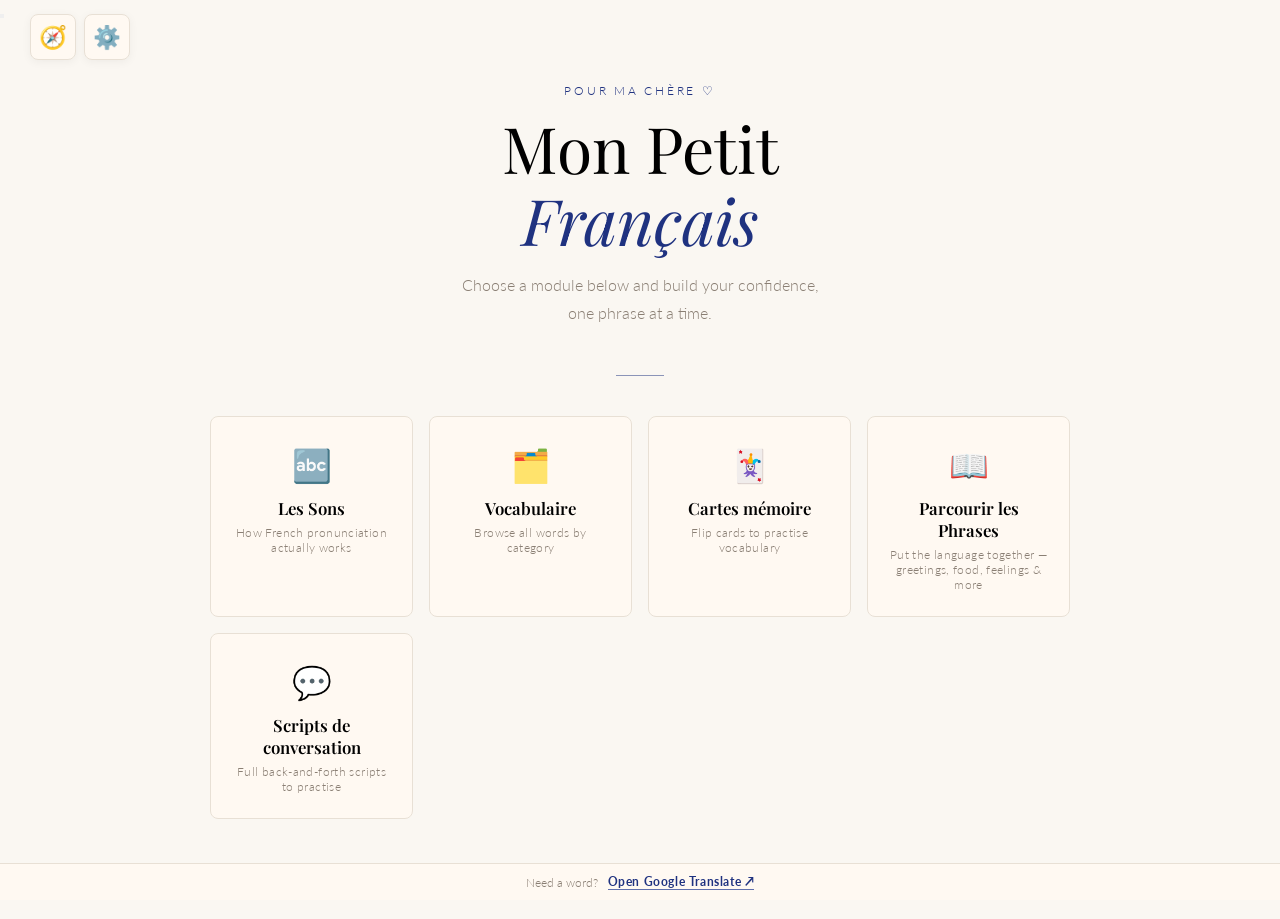
<file: index.html>
<!DOCTYPE html>
<html lang="en">
<head>
  <meta charset="UTF-8"/>
  <meta name="viewport" content="width=device-width, initial-scale=1.0, viewport-fit=cover"/>
  <meta name="theme-color" content="#fff9f2"/>
  <title>Mon Petit Français</title>
  <link href="https://fonts.googleapis.com/css2?family=Playfair+Display:ital,wght@0,400;0,600;1,400&family=Lato:wght@300;400;700&display=swap" rel="stylesheet"/>
  <link rel="stylesheet" href="shared/style.css"/>
  <style>
    /* ── HOME LAYOUT ─────────────────────────── */
    #home {
      display: flex;
      flex-direction: column;
      align-items: center;
      padding: 64px 20px 100px;
      min-height: 100vh;
    }

    .home-header {
      text-align: center;
      margin-bottom: 48px;
    }
    .home-header .eyebrow {
      font-family: 'Lato', sans-serif;
      font-weight: 300;
      font-size: 0.78rem;
      letter-spacing: 0.22em;
      text-transform: uppercase;
      color: var(--accent);
      margin-bottom: 14px;
    }
    .home-header h1 {
      font-family: 'Playfair Display', serif;
      font-size: clamp(2.6rem, 7vw, 4rem);
      font-weight: 400;
      line-height: 1.12;
      color: var(--ink);
      margin-bottom: 16px;
    }
    .home-header h1 em { font-style: italic; color: var(--accent); }
    .home-header p {
      font-size: 1rem;
      color: var(--muted);
      font-weight: 300;
      max-width: 360px;
      margin: 0 auto;
      line-height: 1.75;
    }

    /* ── MODULE GRID ────────────────────────── */
    .module-grid {
      display: grid;
      grid-template-columns: repeat(auto-fill, minmax(200px, 1fr));
      gap: 16px;
      width: 100%;
      max-width: 860px;
    }

    .module-card {
      background: var(--warm-white);
      border: 1px solid var(--line);
      border-radius: 8px;
      padding: 28px 20px 24px;
      cursor: pointer;
      transition: all 0.22s ease;
      text-align: center;
      text-decoration: none;
      display: block;
      position: relative;
      overflow: hidden;
      -webkit-tap-highlight-color: transparent;
    }
    .module-card::after {
      content: '';
      position: absolute;
      bottom: 0; left: 0; right: 0;
      height: 3px;
      background: var(--accent);
      transform: scaleX(0);
      transform-origin: left;
      transition: transform 0.22s ease;
    }
    .module-card:hover {
      border-color: var(--accent-light);
      box-shadow: 0 6px 28px rgba(196,113,74,0.12);
      transform: translateY(-3px);
    }
    .module-card:hover::after { transform: scaleX(1); }
    .module-card:active { transform: translateY(0); }

    .card-icon  { font-size: 2rem; margin-bottom: 12px; display: block; }
    .card-title {
      font-family: 'Playfair Display', serif;
      font-size: 1.05rem; font-weight: 600;
      color: var(--ink); margin-bottom: 6px;
    }
    .card-sub {
      font-size: 0.78rem; color: var(--muted);
      font-weight: 300; letter-spacing: 0.03em;
    }

    /* ── ANIMATIONS ──────────────────────────── */
    .module-card { animation: fadeUp 0.4s ease both; }
    .module-card:nth-child(1) { animation-delay: 0.05s }
    .module-card:nth-child(2) { animation-delay: 0.10s }
    .module-card:nth-child(3) { animation-delay: 0.15s }
    .module-card:nth-child(4) { animation-delay: 0.20s }
    .module-card:nth-child(5) { animation-delay: 0.25s }

    /* ── MOBILE ──────────────────────────────── */
    @media (max-width: 480px) {
      .module-grid {
        grid-template-columns: 1fr 1fr;
        gap: 12px;
      }
      .module-card { padding: 22px 14px 18px; }
      .card-icon { font-size: 1.7rem; }
    }
  </style>
</head>
<body>

<!-- HAMBURGER -->
<button class="hamburger-btn" id="hamburger-btn" onclick="toggleMenu()" aria-label="Open menu">
  <span></span><span></span><span></span>
</button>

<!-- OVERLAY -->
<div class="menu-overlay" id="menu-overlay" onclick="closeMenu()"></div>

<!-- DRAWER -->
<nav class="menu-drawer" id="menu-drawer">
  <div class="menu-header">
    <div class="menu-eyebrow">Navigation</div>
    <h3>Mon Petit Français</h3>
  </div>
  <div class="menu-items">
    <a class="menu-item active" href="index.html">
      <span class="menu-item-icon">🏠</span>
      <div>
        <div class="menu-item-label">Accueil</div>
        <div class="menu-item-sub">Home — all modules</div>
      </div>
    </a>
        <a class="menu-item" href="sounds/index.html">
      <span class="menu-item-icon">🔤</span>
      <div>
        <div class="menu-item-label">Les sons du français</div>
        <div class="menu-item-sub">How French sounds work</div>
      </div>
    </a>
       <a class="menu-item" href="vocab/index.html">
      <span class="menu-item-icon">🗂️</span>
      <div>
        <div class="menu-item-label">Vocabulaire</div>
        <div class="menu-item-sub">Browse words by category</div>
      </div>
    </a>
    <a class="menu-item" href="flashcards/index.html" onclick="closeMenu()">
      <span class="menu-item-icon">🃏</span>
      <div>
        <div class="menu-item-label">Cartes mémoire</div>
        <div class="menu-item-sub">Practice vocabulary</div>
      </div>
    </a>
    <a class="menu-item" href="phrases/index.html">
      <span class="menu-item-icon">📖</span>
      <div>
        <div class="menu-item-label">Parcourir les phrases</div>
        <div class="menu-item-sub">Browse phrases by topic</div>
      </div>
    </a>
    <a class="menu-item" href="conversations/index.html">
      <span class="menu-item-icon">💬</span>
      <div>
        <div class="menu-item-label">Scripts de conversation</div>
        <div class="menu-item-sub">Practice full conversations</div>
      </div>
    </a>

  </div>
</nav>

<!-- HOME -->
<main id="home">
  <div class="home-header">
    <div class="eyebrow">Pour ma chère ♡</div>
    <h1>Mon Petit<br/><em>Français</em></h1>
    <p>Choose a module below and build your confidence, one phrase at a time.</p>
  </div>
  <div class="divider"></div>
  <div class="module-grid">
   <a class="module-card" href="sounds/index.html">
      <span class="card-icon">🔤</span>
      <div class="card-title">Les Sons</div>
      <div class="card-sub">How French pronunciation actually works</div>
    </a>
     <a class="module-card" href="vocab/index.html">
      <span class="card-icon">🗂️</span>
      <div class="card-title">Vocabulaire</div>
      <div class="card-sub">Browse all words by category</div>
    </a>
    <a class="module-card" href="flashcards/index.html">
      <span class="card-icon">🃏</span>
      <div class="card-title">Cartes mémoire</div>
      <div class="card-sub">Flip cards to practise vocabulary</div>
    </a>
    <a class="module-card" href="phrases/index.html">
      <span class="card-icon">📖</span>
      <div class="card-title">Parcourir les Phrases</div>
      <div class="card-sub">Put the language together — greetings, food, feelings & more</div>
    </a>
    <a class="module-card" href="conversations/index.html">
      <span class="card-icon">💬</span>
      <div class="card-title">Scripts de conversation</div>
      <div class="card-sub">Full back-and-forth scripts to practise</div>
    </a>
  </div>
</main>

<footer class="site-footer">
  <span>Need a word?</span>
  <a href="https://translate.google.com/?sl=en&tl=fr&op=translate" target="_blank" rel="noopener">Open Google Translate ↗</a>
</footer>

<script src="shared/nav.js"></script>
</body>
</html>
</file>
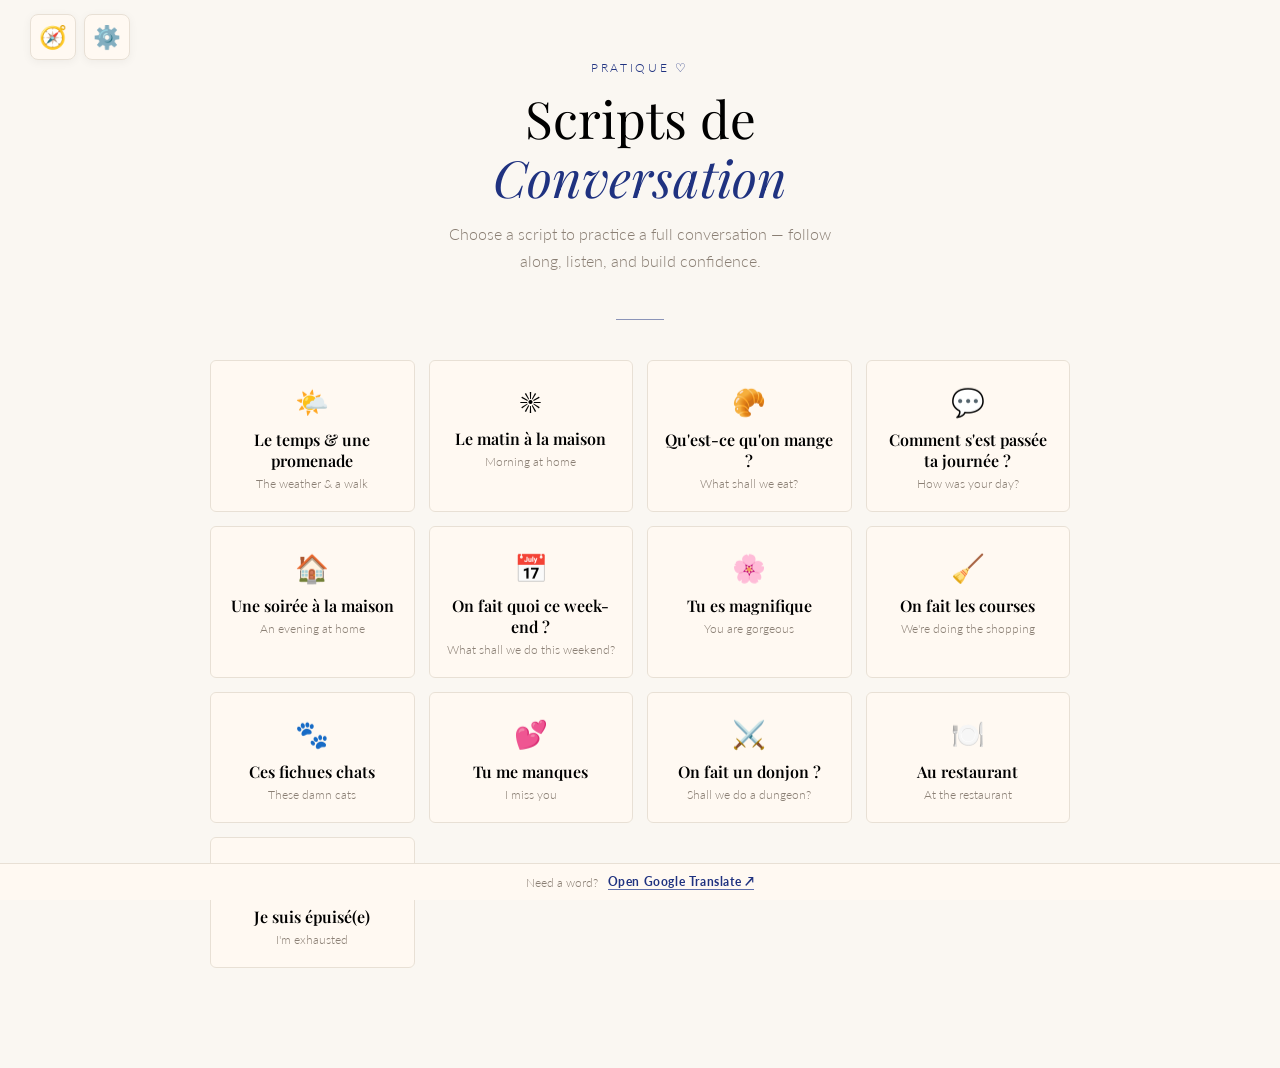
<file: conversations/index.html>
<!DOCTYPE html>
<html lang="en">
<head>
  <meta charset="UTF-8"/>
  <meta name="viewport" content="width=device-width, initial-scale=1.0, viewport-fit=cover"/>
  <meta name="theme-color" content="#fff9f2"/>
  <title>Conversations — Mon Petit Français</title>
  <link href="https://fonts.googleapis.com/css2?family=Playfair+Display:ital,wght@0,400;0,600;1,400&family=Lato:wght@300;400;700&display=swap" rel="stylesheet"/>
  <link rel="stylesheet" href="../shared/style.css"/>
  <style>
    /* ── GRID PAGE ───────────────────────────── */
    #page-grid {
      padding: 60px 20px 100px;
      max-width: 900px;
      margin: 0 auto;
    }
    .page-header {
      text-align: center; margin-bottom: 44px;
    }
    .page-header .eyebrow {
      font-size: 0.78rem; letter-spacing: 0.22em;
      text-transform: uppercase; color: var(--accent);
      font-weight: 300; margin-bottom: 14px;
    }
    .page-header h1 {
      font-family: 'Playfair Display', serif;
      font-size: clamp(2.2rem, 6vw, 3.2rem);
      font-weight: 400; line-height: 1.15;
      margin-bottom: 14px;
    }
    .page-header h1 em { font-style: italic; color: var(--accent); }
    .page-header p {
      font-size: 0.97rem; color: var(--muted); font-weight: 300;
      max-width: 420px; margin: 0 auto; line-height: 1.75;
    }
    .grid {
      display: grid;
      grid-template-columns: repeat(auto-fill, minmax(180px, 1fr));
      gap: 14px;
    }
    .card {
      background: var(--warm-white); border: 1px solid var(--line);
      border-radius: 6px; padding: 24px 16px 20px;
      cursor: pointer; transition: all 0.22s ease;
      text-align: center; position: relative; overflow: hidden;
      -webkit-tap-highlight-color: transparent;
      animation: fadeUp 0.4s ease both;
    }
    .card::after {
      content: ''; position: absolute;
      bottom: 0; left: 0; right: 0; height: 2px;
      background: var(--p1); transform: scaleX(0);
      transform-origin: left; transition: transform 0.22s ease;
    }
    .card:hover { border-color: var(--p1-light); box-shadow: 0 4px 24px rgba(59,94,166,0.10); transform: translateY(-2px); }
    .card:hover::after { transform: scaleX(1); }
    .card:active { transform: translateY(0); }
    .card-icon  { font-size: 1.7rem; margin-bottom: 10px; display: block; }
    .card-title { font-family: 'Playfair Display', serif; font-size: 1rem; font-weight: 600; color: var(--ink); margin-bottom: 5px; }
    .card-sub   { font-size: 0.76rem; color: var(--muted); font-weight: 300; }
    .card:nth-child(1)  { animation-delay: 0.04s }
    .card:nth-child(2)  { animation-delay: 0.08s }
    .card:nth-child(3)  { animation-delay: 0.12s }
    .card:nth-child(4)  { animation-delay: 0.16s }
    .card:nth-child(5)  { animation-delay: 0.20s }
    .card:nth-child(6)  { animation-delay: 0.24s }
    .card:nth-child(7)  { animation-delay: 0.28s }
    .card:nth-child(8)  { animation-delay: 0.32s }

    /* ── CONVERSATION PAGE ───────────────────── */
    #page-convo { display: none; }
    #page-convo.active { display: block; }

    .convo-body {
      max-width: 760px;
      margin: 0 auto;
      padding: 32px 16px 100px;
      animation: fadeUp 0.35s ease both;
    }

    .convo-intro { margin-bottom: 32px; }
    .convo-intro .eyebrow {
      font-size: 0.75rem; letter-spacing: 0.2em;
      text-transform: uppercase; color: var(--p1);
      margin-bottom: 10px; font-weight: 300;
    }
    .convo-intro h2 {
      font-family: 'Playfair Display', serif;
      font-size: clamp(1.7rem, 5vw, 2.4rem);
      font-weight: 400; line-height: 1.2;
    }
    .convo-intro h2 em { font-style: italic; color: var(--p1); }
    .convo-intro p {
      margin-top: 10px; font-size: 0.93rem;
      color: var(--muted); font-weight: 300; line-height: 1.7;
    }

    /* Speaker legend */
    .speaker-legend {
      display: flex; gap: 20px; margin-bottom: 16px;
      flex-wrap: wrap;
    }
    .legend-item {
      display: flex; align-items: center; gap: 7px;
      font-size: 0.8rem; font-weight: 700;
      letter-spacing: 0.06em; text-transform: uppercase;
      color: var(--muted);
    }
    .legend-dot {
      width: 10px; height: 10px; border-radius: 50%;
    }
    .legend-dot.p1 { background: var(--p1); }
    .legend-dot.p2 { background: var(--p2); }

    /* Column headers */
    .script-col-headers {
      display: grid;
      grid-template-columns: 32px 1fr 1fr 1fr;
      gap: 1px; margin-bottom: 6px;
    }
    .script-col-headers span {
      font-size: 0.68rem; font-weight: 700;
      letter-spacing: 0.14em; text-transform: uppercase;
      color: var(--muted); padding: 0 14px 6px;
    }
    .script-col-headers span:first-child { padding: 0; }

    /* Script lines */
    .script-lines { display: flex; flex-direction: column; gap: 6px; }

    .script-line {
      border-radius: 4px; overflow: hidden;
      border-left: 3px solid transparent;
    }
    .script-line.p1 { border-left-color: var(--p1); }
    .script-line.p2 { border-left-color: var(--p2); }

    .script-line-header {
      display: flex; align-items: center; gap: 8px;
      padding: 6px 14px;
      font-size: 0.72rem; font-weight: 700;
      letter-spacing: 0.1em; text-transform: uppercase;
      color: var(--muted);
    }
    .script-line.p1 .script-line-header { background: var(--p1-light); color: var(--p1); }
    .script-line.p2 .script-line-header { background: var(--p2-light); color: var(--p2); }
    .script-line-header .dot {
      width: 8px; height: 8px; border-radius: 50%; flex-shrink: 0;
    }
    .script-line.p1 .dot { background: var(--p1); border-radius: 50%; }
    .script-line.p2 .dot { background: var(--p2); border-radius: 50%; }

    /* ── SCRIPT CELLS — always 3 columns + play button ── */
    .script-cells {
      display: grid;
      grid-template-columns: 32px 1fr 1fr 1fr;
      background: var(--line);
      gap: 1px;
    }

    /* On small screens: stack into rows instead of hiding */
    @media (max-width: 600px) {
      .script-col-headers { display: none; }

      .script-cells {
        grid-template-columns: 32px 1fr;
        grid-template-rows: auto auto auto;
      }

      .script-play-col {
        grid-row: 1 / 4; /* span all three rows */
        align-items: flex-start;
        padding-top: 14px;
      }

      .script-fr  { grid-column: 2; }
      .script-en  { grid-column: 2; background: var(--cream); }
      .script-snd { grid-column: 2; }
    }

    .script-play-col {
      background: var(--warm-white);
      display: flex; align-items: center;
      justify-content: center; padding: 4px;
    }

    .script-fr, .script-en, .script-snd {
      padding: 12px 14px; font-size: 0.93rem; line-height: 1.55;
    }
    .script-fr {
      background: var(--warm-white);
      font-family: 'Playfair Display', serif; font-style: italic; color: var(--ink);
    }
    .script-en {
      background: var(--cream); color: var(--muted); font-weight: 300;
    }
    .script-snd {
      background: #f5f0fa; color: #7a5fa0;
      font-weight: 300; font-size: 0.86rem;
    }
    .script-snd::before { content: '🔊 '; font-size: 0.72rem; opacity: 0.7; }

    @media (max-width: 600px) {
      .script-fr  { padding: 10px 14px 4px; }
      .script-en  { padding: 4px 14px; }
      .script-snd { padding: 4px 14px 10px; }
      .script-snd::before { content: '🔊 Sounds like: '; opacity: 1; }
    }

    /* Play-all button */
    .play-all-btn {
      display: inline-flex; align-items: center; gap: 8px;
      padding: 10px 20px;
      background: var(--p1-light); border: 1px solid var(--p1);
      border-radius: 24px; cursor: pointer;
      font-family: 'Lato', sans-serif; font-size: 0.82rem;
      font-weight: 700; letter-spacing: 0.08em; text-transform: uppercase;
      color: var(--p1); transition: all 0.18s;
      margin-bottom: 20px;
      -webkit-tap-highlight-color: transparent;
      min-height: 44px;
    }
    .play-all-btn:hover  { background: var(--p1); color: #fff; }
    .play-all-btn.active { background: var(--p1); color: #fff; }

    /* ── VOCAB SECTION ───────────────────────── */
    .vocab-section {
      margin-top: 48px;
      padding-top: 32px;
      border-top: 1px solid var(--line);
    }
    .vocab-section-label {
      font-size: 0.7rem; font-weight: 700;
      letter-spacing: 0.2em; text-transform: uppercase;
      color: var(--muted);
      margin-bottom: 6px;
    }
    .vocab-section-sub {
      font-size: 0.88rem; color: var(--muted); font-weight: 300;
      margin-bottom: 18px; line-height: 1.5;
    }

    .vocab-col-headers {
      display: grid;
      grid-template-columns: 1fr 1fr 1fr;
      margin-bottom: 4px;
    }
    .vocab-col-headers span {
      font-size: 0.68rem; font-weight: 700;
      letter-spacing: 0.14em; text-transform: uppercase;
      color: var(--muted); padding: 0 16px 6px;
    }

    .vocab-list {
      display: flex; flex-direction: column; gap: 2px;
    }
    .vocab-row {
      display: grid;
      grid-template-columns: 1fr 1fr 1fr;
      background: var(--line);
      border-radius: 3px;
      overflow: hidden;
      gap: 1px;
    }
    .vocab-fr {
      background: var(--warm-white);
      padding: 11px 16px;
      font-family: 'Playfair Display', serif;
      font-style: italic;
      font-size: 1rem;
      color: var(--ink);
    }
    .vocab-en {
      background: var(--cream);
      padding: 11px 16px;
      font-size: 0.88rem;
      color: var(--muted);
      font-weight: 300;
    }
    .vocab-ph {
      background: #f5f0fa;
      padding: 11px 16px;
      font-size: 0.82rem;
      color: #7a5fa0;
      font-weight: 300;
    }
    .vocab-ph::before { content: '🔊 '; font-size: 0.72rem; opacity: 0.7; }

    /* On mobile: stack vocab rows too */
    @media (max-width: 600px) {
      .vocab-col-headers { display: none; }
      .vocab-row {
        grid-template-columns: 1fr;
        gap: 0;
      }
      .vocab-fr  { padding: 10px 14px 4px; border-radius: 3px 3px 0 0; }
      .vocab-en  { padding: 4px 14px; }
      .vocab-ph  { padding: 4px 14px 10px; border-radius: 0 0 3px 3px; }
      .vocab-ph::before { content: '🔊 Sounds like: '; opacity: 1; }
    }

    @media (max-width: 480px) {
      .grid { grid-template-columns: 1fr 1fr; gap: 10px; }
    }
  </style>
</head>
<body>

<!-- GRID PAGE -->
<div id="page-grid">
  <div class="page-header">
    <div class="eyebrow">Pratique ♡</div>
    <h1>Scripts de<br/><em>Conversation</em></h1>
    <p>Choose a script to practice a full conversation — follow along, listen, and build confidence.</p>
  </div>
  <div class="divider"></div>
  <div class="grid" id="card-grid"></div>
</div>

<!-- CONVO DETAIL PAGE -->
<div id="page-convo">
  <nav class="inner-nav">
    <button class="back-btn" onclick="goBack()">All scripts</button>
  </nav>
  <!-- speed bar injected here -->
  <div class="convo-body" id="convo-body"></div>
</div>

<footer class="site-footer">
  <span>Need a word?</span>
  <a href="https://translate.google.com/?sl=en&tl=fr&op=translate" target="_blank" rel="noopener">Open Google Translate ↗</a>
</footer>

<script src="../shared/nav.js"></script>
<script src="../shared/audio.js"></script>
<script src="conversations.js"></script>
<script>
  // ── GRID ─────────────────────────────────────
  function buildGrid() {
    const grid = document.getElementById('card-grid');
    grid.innerHTML = '';
    conversations.forEach(convo => {
      const card = document.createElement('div');
      card.className = 'card';
      card.innerHTML = `
        <span class="card-icon">${convo.icon}</span>
        <div class="card-title">${convo.title}</div>
        <div class="card-sub">${convo.sub}</div>
      `;
      card.addEventListener('click', () => openConvo(convo));
      grid.appendChild(card);
    });
  }

  // ── OPEN CONVERSATION ────────────────────────
  let _playAllTimeout = null;
  let _playAllActive  = false;

  function openConvo(convo) {
    const pageConvo = document.getElementById('page-convo');
    const body      = document.getElementById('convo-body');

   //Set the Global Back Link
    if (window.setNavContextLink) {
      window.setNavContextLink(goBack, "Toutes les conversations");
    }
    body.innerHTML = '';

    // Intro
    const intro = document.createElement('div');
    intro.className = 'convo-intro';
    intro.innerHTML = `
      <div class="eyebrow">${convo.icon} &nbsp; Script de conversation</div>
      <h2>${convo.title.replace(/(\S+)\s*$/, '<em>$1</em>')}</h2>
      <p>${convo.desc}</p>
    `;
    body.appendChild(intro);

    // Play-all button
    const playAllBtn = document.createElement('button');
    playAllBtn.className = 'play-all-btn';
    playAllBtn.innerHTML = '▶ Play full conversation';
    playAllBtn.addEventListener('click', () => togglePlayAll(convo.lines, playAllBtn));
    body.appendChild(playAllBtn);

    // Legend
    const legend = document.createElement('div');
    legend.className = 'speaker-legend';
    legend.innerHTML = `
      <div class="legend-item"><div class="legend-dot p1"></div>Personne un</div>
      <div class="legend-item"><div class="legend-dot p2"></div>Personne deux</div>
    `;
    body.appendChild(legend);

    // Column headers
    const headers = document.createElement('div');
    headers.className = 'script-col-headers';
    headers.innerHTML = `
      <span></span>
      <span>French</span><span>English</span><span>Sounds like</span>
    `;
    body.appendChild(headers);

    // Lines
    const linesContainer = document.createElement('div');
    linesContainer.className = 'script-lines';

    convo.lines.forEach((line, idx) => {
      const cls   = `p${line.speaker}`;
      const label = line.speaker === 1 ? 'Personne un' : 'Personne deux';

      const lineEl = document.createElement('div');
      lineEl.className = `script-line ${cls}`;
      lineEl.dataset.idx = idx;

      const header = document.createElement('div');
      header.className = 'script-line-header';
      header.innerHTML = `<div class="dot"></div>${label}`;
      lineEl.appendChild(header);

      const cells = document.createElement('div');
      cells.className = 'script-cells';

      // Play button cell
      const playCol = document.createElement('div');
      playCol.className = 'script-play-col';
      const btn = Audio.buildPlayBtn(line.fr);
      btn.style.cssText = 'position:static;transform:none;opacity:1;width:28px;height:28px;font-size:0.75rem;';
      playCol.appendChild(btn);
      cells.appendChild(playCol);

      const frCell  = document.createElement('div'); frCell.className  = 'script-fr';  frCell.textContent = line.fr;
      const enCell  = document.createElement('div'); enCell.className  = 'script-en';  enCell.textContent = line.en;
      const sndCell = document.createElement('div'); sndCell.className = 'script-snd'; sndCell.textContent = line.ph;

      cells.appendChild(frCell);
      cells.appendChild(enCell);
      cells.appendChild(sndCell);

      lineEl.appendChild(cells);
      linesContainer.appendChild(lineEl);
    });

    body.appendChild(linesContainer);

    // ── VOCAB SECTION ──────────────────────────
    if (convo.vocab && convo.vocab.length > 0) {
      const vocabSection = document.createElement('div');
      vocabSection.className = 'vocab-section';

      const colHeaders = `
        <div class="vocab-col-headers">
          <span>French</span><span>English</span><span>Sounds like</span>
        </div>
      `;

      const rows = convo.vocab.map(word => `
        <div class="vocab-row">
          <div class="vocab-fr">${word.fr}</div>
          <div class="vocab-en">${word.en}</div>
          <div class="vocab-ph">${word.ph}</div>
        </div>
      `).join('');

      vocabSection.innerHTML = `
        <div class="vocab-section-label">Vocabulaire clé</div>
        <div class="vocab-section-sub">Key words from this conversation to practise on their own.</div>
        ${colHeaders}
        <div class="vocab-list">${rows}</div>
      `;

      body.appendChild(vocabSection);
    }

    document.getElementById('page-grid').style.display = 'none';
    pageConvo.classList.add('active');
    window.scrollTo(0, 0);
  }

  // ── PLAY ALL ──────────────────────────────────
  function togglePlayAll(lines, btn) {
    if (_playAllActive) {
      _playAllActive = false;
      if (_playAllTimeout) clearTimeout(_playAllTimeout);
      window.speechSynthesis && window.speechSynthesis.cancel();
      btn.innerHTML = '▶ Play full conversation';
      btn.classList.remove('active');
      return;
    }
    _playAllActive = true;
    btn.innerHTML = '■ Stop';
    btn.classList.add('active');
    playLineSequence(lines, 0, btn);
  }

  function playLineSequence(lines, idx, btn) {
    if (!_playAllActive || idx >= lines.length) {
      _playAllActive = false;
      if (btn) { btn.innerHTML = '▶ Play full conversation'; btn.classList.remove('active'); }
      return;
    }
    const lineEl = document.querySelector(`.script-line[data-idx="${idx}"]`);
    document.querySelectorAll('.script-line').forEach(el => el.style.opacity = '0.4');
    if (lineEl) { lineEl.style.opacity = '1'; lineEl.scrollIntoView({ behavior: 'smooth', block: 'center' }); }

    const utt = new SpeechSynthesisUtterance(lines[idx].fr);
    utt.lang  = 'fr-FR';
    const activeSpeed = document.querySelector('.speed-btn.active');
    utt.rate  = activeSpeed ? parseFloat(activeSpeed.dataset.rate) : 0.75;
    utt.pitch = 1.05;

    utt.onend = utt.onerror = () => {
      if (!_playAllActive) return;
      _playAllTimeout = setTimeout(() => {
        playLineSequence(lines, idx + 1, btn);
      }, 900);
    };

    window.speechSynthesis.cancel();
    setTimeout(() => window.speechSynthesis.speak(utt), 50);
  }

  // ── BACK ──────────────────────────────────────
  function goBack() {
    _playAllActive = false;
    if (_playAllTimeout) clearTimeout(_playAllTimeout);
    window.speechSynthesis && window.speechSynthesis.cancel();
    // Hide the global back link when returning to the grid
    if (window.setNavContextLink) {
      window.setNavContextLink(null);
    }
    
    document.querySelectorAll('.script-line').forEach(el => el.style.opacity = '');
    document.getElementById('page-convo').classList.remove('active');
    document.getElementById('page-grid').style.display = 'block';
    window.scrollTo(0, 0);
  }

  buildGrid();
</script>
</body>
</html>
</file>
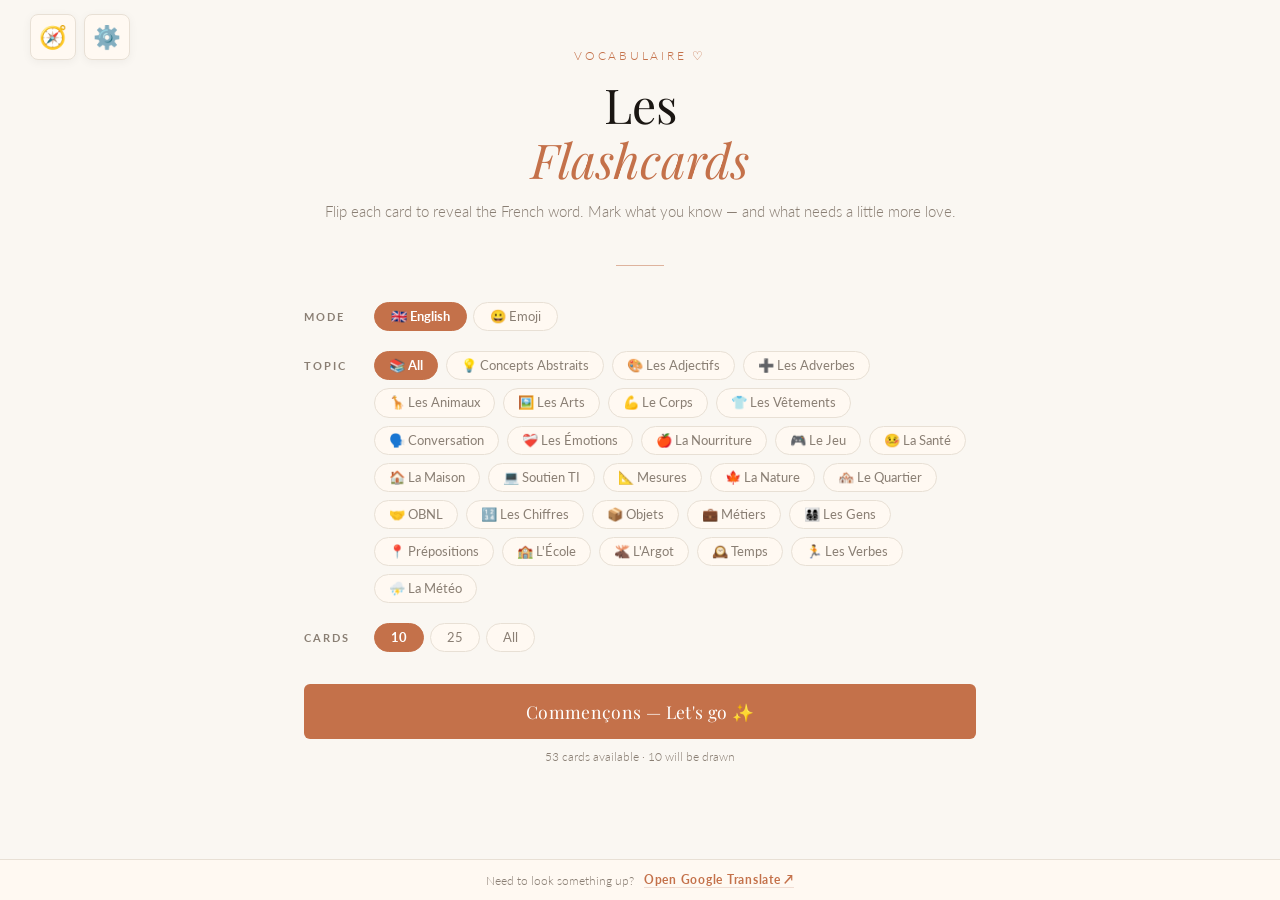
<file: flashcards/index.html>
<!DOCTYPE html>
<html lang="en">
<head>
  <meta charset="UTF-8"/>
  <meta name="viewport" content="width=device-width, initial-scale=1.0"/>
  <title>Cartes Mémoire — Mon Petit Français</title>
  <link href="https://fonts.googleapis.com/css2?family=Playfair+Display:ital,wght@0,400;0,600;1,400&family=Lato:wght@300;400;700&display=swap" rel="stylesheet"/>
  <link rel="stylesheet" href="../shared/style.css"/>
  <script src="../shared/categories.js"></script>
  <style>
    *, *::before, *::after { box-sizing: border-box; margin: 0; padding: 0; }

    :root {
      --cream: #faf7f2;
      --warm-white: #fff9f2;
      --ink: #1a1612;
      --muted: #8a7f74;
      --accent: #c4714a;
      --accent-light: #f0ddd3;
      --line: #e8e0d5;
    }

    body {
      font-family: 'Lato', sans-serif;
      background: var(--cream);
      color: var(--ink);
      min-height: 100vh;
    }

   
    /* ── PAGE LAYOUT ── */
    .page-wrap {
      max-width: 720px;
      margin: 0 auto;
      padding: 48px 24px 120px;
    }

    .page-header {
      text-align: center;
      margin-bottom: 40px;
    }
    .page-header .eyebrow {
      font-size: 0.78rem; letter-spacing: 0.22em;
      text-transform: uppercase; color: var(--accent);
      font-weight: 300; margin-bottom: 14px;
    }
    .page-header h1 {
      font-family: 'Playfair Display', serif;
      font-size: clamp(2rem, 5vw, 3rem);
      font-weight: 400; line-height: 1.15;
      margin-bottom: 12px;
    }
    .page-header h1 em { font-style: italic; color: var(--accent); }
    .page-header p {
      font-size: 0.95rem; color: var(--muted);
      font-weight: 300; line-height: 1.7;
    }
    .divider {
      width: 48px; height: 1px;
      background: var(--accent);
      margin: 0 auto 36px; opacity: 0.5;
    }

    /* ── CONTROLS ── */
    .controls {
      display: flex;
      flex-direction: column;
      gap: 20px;
      margin-bottom: 32px;
    }

    .control-row {
      display: flex;
      align-items: flex-start;
      gap: 10px;
      flex-wrap: wrap;
    }
    .control-label {
      font-size: 0.7rem; font-weight: 700;
      letter-spacing: 0.18em; text-transform: uppercase;
      color: var(--muted); min-width: 60px;
      padding-top: 8px; /* align with pill tops */
    }

    /* ── PILL (single-select, unchanged) ── */
    .pill-group {
      display: flex;
      gap: 6px;
      flex-wrap: wrap;
    }
    .pill {
      padding: 7px 16px;
      border-radius: 20px;
      border: 1px solid var(--line);
      background: var(--warm-white);
      font-size: 0.82rem; font-weight: 400;
      color: var(--muted);
      cursor: pointer;
      transition: all 0.15s;
      font-family: 'Lato', sans-serif;
      line-height: 1;
    }
    .pill:hover { border-color: var(--accent); color: var(--accent); }
    .pill.active {
      background: var(--accent);
      border-color: var(--accent);
      color: #fff;
      font-weight: 700;
    }

    /* ── CATEGORY CHECKBOXES ── */
    .cat-grid {
      display: flex;
      flex-wrap: wrap;
      gap: 8px;
      flex: 1;
    }

    .cat-check-label {
      display: inline-flex;
      align-items: center;
      gap: 7px;
      padding: 7px 14px;
      border-radius: 20px;
      border: 1px solid var(--line);
      background: var(--warm-white);
      font-size: 0.82rem;
      color: var(--muted);
      cursor: pointer;
      transition: all 0.15s;
      user-select: none;
      line-height: 1;
    }
    .cat-check-label:hover {
      border-color: var(--accent);
      color: var(--accent);
    }
    .cat-check-label input[type="checkbox"] {
      /* visually hidden — the label styling does the work */
      position: absolute;
      opacity: 0;
      width: 0; height: 0;
      pointer-events: none;
    }
    .cat-check-label.checked {
      background: var(--accent);
      border-color: var(--accent);
      color: #fff;
      font-weight: 700;
    }
    /* All toggle slightly different style so it reads as a master */
    .cat-check-label.all-toggle {
      border-style: dashed;
    }
    .cat-check-label.all-toggle.checked {
      border-style: solid;
    }

    /* ── START BUTTON ── */
    .start-btn {
      display: block;
      width: 100%;
      padding: 16px;
      background: var(--accent);
      color: #fff;
      border: none;
      border-radius: 6px;
      font-family: 'Playfair Display', serif;
      font-size: 1.1rem;
      font-weight: 400;
      cursor: pointer;
      transition: opacity 0.15s, transform 0.15s;
      margin-top: 8px;
      letter-spacing: 0.02em;
    }
    .start-btn:hover { opacity: 0.88; transform: translateY(-1px); }
    .start-btn:active { transform: translateY(0); }
    .start-btn:disabled { opacity: 0.4; cursor: not-allowed; transform: none; }

    /* card count preview */
    .card-count-note {
      text-align: center;
      font-size: 0.78rem;
      color: var(--muted);
      font-weight: 300;
      margin-top: 10px;
      min-height: 1.2em;
    }

    /* ── SESSION UI ── */
    #session { display: none; }

    /* Progress bar */
    .progress-bar-wrap { margin-bottom: 24px; }
    .progress-meta {
      display: flex;
      justify-content: space-between;
      align-items: baseline;
      margin-bottom: 8px;
    }
    .progress-meta-left { font-size: 0.78rem; color: var(--muted); font-weight: 300; }
    .progress-score { font-family: 'Playfair Display', serif; font-size: 1rem; }
    .score-correct { color: #3a7a4a; }
    .score-sep { color: var(--muted); margin: 0 3px; }
    .score-total { color: var(--muted); font-size: 0.85rem; }
    .progress-track {
      height: 4px; background: var(--line);
      border-radius: 2px; overflow: hidden;
    }
    .progress-fill {
      height: 100%; background: var(--accent);
      border-radius: 2px; transition: width 0.35s ease;
    }

    /* ── CARD ── */
    .card-scene {
      perspective: 900px;
      margin-bottom: 20px;
      cursor: pointer;
    }
    .card-inner {
      position: relative;
      width: 100%;
      padding-bottom: 56%;
      transform-style: preserve-3d;
      transition: transform 0.55s cubic-bezier(0.4, 0, 0.2, 1);
    }
    .card-scene.flipped .card-inner { transform: rotateY(180deg); }
    .card-face {
      position: absolute;
      inset: 0;
      border-radius: 10px;
      border: 1px solid var(--line);
      background: var(--warm-white);
      backface-visibility: hidden;
      -webkit-backface-visibility: hidden;
      display: flex;
      flex-direction: column;
      align-items: center;
      justify-content: center;
      padding: 32px;
      overflow: hidden;
    }
    .card-face.back {
      transform: rotateY(180deg);
    }
    .card-face::before {
      content: '';
      position: absolute;
      top: 0; left: 0;
      width: 80px; height: 80px;
      background: var(--accent-light);
      border-radius: 0 0 80px 0;
      opacity: 0.5;
    }

    .card-hint {
      position: absolute;
      top: 14px; right: 16px;
      font-size: 0.68rem; font-weight: 700;
      letter-spacing: 0.15em; text-transform: uppercase;
      color: var(--muted); opacity: 0.6;
    }

    .card-emoji {
      font-size: clamp(3rem, 10vw, 5rem);
      line-height: 1;
      margin-bottom: 16px;
    }
    .card-front-text {
      font-family: 'Playfair Display', serif;
      font-size: clamp(1.3rem, 4vw, 1.9rem);
      font-weight: 400;
      text-align: center;
      color: var(--ink);
    }
    .card-front-text em { font-style: italic; color: var(--accent); }

    /* back face */
    .card-back-article {
      font-size: 0.78rem; font-weight: 700;
      letter-spacing: 0.15em; text-transform: uppercase;
      color: var(--accent); margin-bottom: 6px;
    }
    .card-back-fr {
      font-family: 'Playfair Display', serif;
      font-size: clamp(1.6rem, 5vw, 2.4rem);
      font-weight: 600;
      font-style: italic;
      color: var(--ink);
      margin-bottom: 10px;
      text-align: center;
    }

    /* ── AUDIO BUTTON (back face) ── */
    /* Reuse .play-btn from shared/style.css if present,
       but define fallback styles here just in case */
    .card-audio-wrap {
      margin-top: 12px;
    }
    /* play-btn styles mirror shared/style.css — safe to have both */
    .play-btn {
      display: inline-flex;
      align-items: center;
      justify-content: center;
      width: 36px; height: 36px;
      border-radius: 50%;
      border: 1.5px solid var(--accent);
      background: transparent;
      color: var(--accent);
      font-size: 0.75rem;
      cursor: pointer;
      transition: all 0.15s;
      font-family: 'Lato', sans-serif;
    }
    .play-btn:hover {
      background: var(--accent);
      color: #fff;
    }
    .play-btn.playing {
      background: var(--accent);
      color: #fff;
    }

    /* flip hint */
    .flip-hint {
      text-align: center;
      font-size: 0.75rem; color: var(--muted);
      font-weight: 300; margin-bottom: 16px;
      opacity: 0.8;
    }
    .flip-hint span { border-bottom: 1px dashed var(--muted); padding-bottom: 1px; }

    /* ── CHECK BUTTONS ── */
    .check-btns {
      display: flex;
      gap: 10px;
      opacity: 0;
      pointer-events: none;
      transition: opacity 0.25s ease;
    }
    .check-btns.visible {
      opacity: 1;
      pointer-events: all;
    }
    .check-btn {
      flex: 1;
      padding: 14px 20px;
      border-radius: 6px;
      border: 1.5px solid var(--line);
      background: var(--warm-white);
      font-family: 'Lato', sans-serif;
      font-size: 0.88rem; font-weight: 700;
      letter-spacing: 0.06em;
      cursor: pointer;
      transition: all 0.18s;
      display: flex; align-items: center;
      justify-content: center; gap: 8px;
    }
    .check-btn.got-it { color: #3a7a4a; border-color: rgba(58,122,74,0.3); }
    .check-btn.got-it:hover { background: #e8f5eb; border-color: #3a7a4a; }
    .check-btn.listen {
      color: #8a6a00;
      border-color: rgba(138, 106, 0, 0.3);
    }
    .check-btn.listen:hover {
      background: #fdf8e1;
      border-color: #8a6a00;
    }
    .check-btn.listen.playing {
      background: #fdf8e1;
      border-color: #8a6a00;
    }
    .check-btn.practice { color: #b03535; border-color: rgba(176,53,53,0.3); }
    .check-btn.practice:hover { background: #fceaea; border-color: #b03535; }

    /* ── END SCREEN ── */
    #end-screen { display: none; }
    .end-inner {
      text-align: center;
      padding: 40px 24px;
      background: var(--warm-white);
      border: 1px solid var(--line);
      border-radius: 10px;
    }
    .end-score-big {
      font-family: 'Playfair Display', serif;
      font-size: clamp(3rem, 10vw, 5rem);
      font-weight: 600; color: var(--accent);
      line-height: 1; margin-bottom: 4px;
    }
    .end-score-label {
      font-size: 0.8rem; font-weight: 300; color: var(--muted);
      margin-bottom: 24px; letter-spacing: 0.08em; text-transform: uppercase;
    }
    .end-message {
      font-family: 'Playfair Display', serif;
      font-size: 1.2rem; font-style: italic;
      color: var(--ink); margin-bottom: 32px; line-height: 1.5;
    }
    .end-actions { display: flex; gap: 10px; flex-wrap: wrap; justify-content: center; }
    .end-btn {
      padding: 13px 28px; border-radius: 6px;
      font-family: 'Lato', sans-serif;
      font-size: 0.88rem; font-weight: 700;
      letter-spacing: 0.08em; text-transform: uppercase;
      cursor: pointer; border: 1.5px solid; transition: all 0.15s;
    }
    .end-btn.primary { background: var(--accent); color: #fff; border-color: var(--accent); }
    .end-btn.primary:hover { opacity: 0.88; transform: translateY(-1px); }
    .end-btn.secondary { background: transparent; color: var(--muted); border-color: var(--line); }
    .end-btn.secondary:hover { border-color: var(--accent); color: var(--accent); }

    /* ── CELEBRATION TOAST ── */
    #celebration {
      position: fixed;
      top: 28px; left: 50%;
      transform: translateX(-50%) translateY(-20px);
      background: var(--ink); color: #fff;
      padding: 12px 28px; border-radius: 40px;
      font-family: 'Playfair Display', serif;
      font-size: 1.1rem; font-style: italic;
      white-space: nowrap; z-index: 300;
      pointer-events: none; opacity: 0;
      transition: opacity 0.3s ease, transform 0.3s ease;
    }
    #celebration.show { opacity: 1; transform: translateX(-50%) translateY(0); }

    /* ── FOOTER ── */
    .site-footer {
      position: fixed; bottom: 0; left: 0; right: 0;
      background: var(--warm-white); border-top: 1px solid var(--line);
      padding: 12px 24px;
      display: flex; align-items: center; justify-content: center; gap: 10px;
      z-index: 100;
    }
    .site-footer span { font-size: 0.78rem; color: var(--muted); font-weight: 300; }
    .site-footer a {
      font-size: 0.78rem; font-weight: 700; color: var(--accent);
      text-decoration: none; letter-spacing: 0.06em;
      border-bottom: 1px solid var(--accent-light);
      transition: border-color 0.15s;
    }
    .site-footer a:hover { border-color: var(--accent); }

    @keyframes fadeUp {
      from { opacity: 0; transform: translateY(14px); }
      to   { opacity: 1; transform: translateY(0); }
    }
    .page-wrap { animation: fadeUp 0.35s ease both; }

    @media (max-width: 480px) {
      .check-btn { padding: 12px 10px; font-size: 0.8rem; }
      .cat-grid { gap: 6px; }
      .cat-check-label { font-size: 0.78rem; padding: 6px 11px; }
    }
  </style>
</head>
<body>

<!-- CELEBRATION TOAST -->
<div id="celebration"></div>

<div class="page-wrap">

  <!-- ── SETUP ── -->
  <div id="setup">
    <div class="page-header">
      <div class="eyebrow">Vocabulaire ♡</div>
      <h1>Les<br/><em>Flashcards</em></h1>
      <p>Flip each card to reveal the French word. Mark what you know — and what needs a little more love.</p>
    </div>
    <div class="divider"></div>

    <div class="controls">

      <!-- Mode -->
      <div class="control-row">
        <span class="control-label">Mode</span>
        <div class="pill-group" id="mode-pills">
          <button class="pill active" onclick="setMode('english', this)">🇬🇧 English</button>
          <button class="pill"        onclick="setMode('emoji',   this)">😀 Emoji</button>
        </div>
      </div>

      <!-- Category — built dynamically from vocabData -->
      <div class="control-row">
        <span class="control-label">Topic</span>
        <div class="cat-grid" id="cat-grid">
          <!-- injected by buildCategoryUI() -->
        </div>
      </div>

      <!-- Session size -->
      <div class="control-row">
        <span class="control-label">Cards</span>
        <div class="pill-group" id="size-pills">
          <button class="pill active" onclick="setSize(10,  this)">10</button>
          <button class="pill"        onclick="setSize(25,  this)">25</button>
          <button class="pill"        onclick="setSize(0,   this)">All</button>
        </div>
      </div>

    </div>

    <button class="start-btn" id="start-btn" onclick="startSession()">Commençons — Let's go ✨</button>
    <div class="card-count-note" id="card-count-note"></div>
  </div>

  <!-- ── SESSION ── -->
  <div id="session">
    <div class="progress-bar-wrap">
      <div class="progress-meta">
        <span class="progress-meta-left" id="progress-label">Card 1 of 10</span>
        <span class="progress-score">
          <span class="score-correct" id="score-correct">0</span>
          <span class="score-sep">/</span>
          <span class="score-total"   id="score-total">0</span>
          <span class="score-sep" style="margin-left:4px">✓</span>
        </span>
      </div>
      <div class="progress-track">
        <div class="progress-fill" id="progress-fill" style="width:0%"></div>
      </div>
    </div>

    <div class="card-scene" id="card-scene" onclick="flipCard()">
      <div class="card-inner" id="card-inner">
        <!-- Front -->
        <div class="card-face front">
          <span class="card-hint">tap to flip</span>
          <div class="card-emoji"      id="card-front-emoji"></div>
          <div class="card-front-text" id="card-front-text"></div>
        </div>
        <!-- Back -->
        <div class="card-face back">
          <span class="card-hint">tap to flip back</span>
          <div class="card-back-article" id="card-back-article"></div>
          <div class="card-back-fr"      id="card-back-fr"></div>
        </div>
      </div>
    </div>
    <div class="flip-hint"><span>Flip the card, then mark yourself honestly</span></div>
    <div class="check-btns" id="check-btns">
      <button class="check-btn got-it"   onclick="markCard(true)">✓ &nbsp;J'ai bon !</button>
      <div class="card-audio-row" id="card-audio-row" style="display:none;"></div>
      <button class="check-btn practice" onclick="markCard(false)">✗ &nbsp;Encore un peu…</button>
    </div>
  </div><!-- /.session -->
  <!-- ── END SCREEN ── -->
  <div id="end-screen">
    <div class="end-inner">
      <div class="end-score-big"   id="end-score-big">—</div>
      <div class="end-score-label" id="end-score-label">correct</div>
      <div class="end-message"     id="end-message"></div>
      <div class="end-actions">
        <button class="end-btn primary"   onclick="startSession()">Try again ↺</button>
        <button class="end-btn secondary" onclick="showSetup()">Change settings</button>
      </div>
    </div>
  </div>

</div><!-- /.page-wrap -->

<footer class="site-footer">
  <span>Need to look something up?</span>
  <a href="https://translate.google.com/?sl=en&tl=fr&op=translate" target="_blank" rel="noopener">Open Google Translate ↗</a>
</footer>
<script src="../shared/nav.js"></script>
<!-- Audio engine (must be before the module script) -->
<script src="../shared/audio.js"></script>

<!-- vocab-data.js is an ES module — we import it inside a module script -->
<script type="module">
  import vocabData from '../shared/vocab-data.js';

  document.addEventListener('DOMContentLoaded', () => {
  if (window.enableOptions) {
    window.enableOptions(['SPEED', 'LEVEL']);
  }
  // ── Expose to the non-module functions below via window ──
  window.vocabData = vocabData;
  init(); 

  // When user changes rank or strict mode in the sidebar
  window.addEventListener('mpfSettingsChanged', () => {
    // 1. Update the UI to show how many cards now fit this level
    updateCardCountNote();
    
    // 2. If a session is NOT active, we're done. 
    // 3. If a session IS active, you might choose to let them finish 
    // or reset. Usually, updating the count note for the NEXT session is best.
  });
});
</script>

<script>
  /* ════════════════════════════════════════════
     Everything below is plain (non-module) JS so
     inline onclick= handlers keep working.
     vocabData arrives via window.vocabData once
     the module above has loaded.
  ════════════════════════════════════════════ */

  // ── STATE ──
  let currentMode   = 'english';
  let selectedCats  = new Set(['__all__']); // '__all__' = every category
  let currentSize   = 10;
  let deck          = [];
  let cardIndex     = 0;
  let correctCount  = 0;
  let answeredCount = 0;
  let isFlipped     = false;
  let celebrationTimer = null;
  let correctSinceLastCelebration = 0;
    
  const celebrations = [
    "Magnifique ! ✨", "Bravo, mon cœur ! 🌸",
    "Tu es brillante ! 💫", "Parfait ! 🎉",
    "Super ! Continue ! 🌟"
  ];

  // ── INIT (called after vocabData is loaded) ──
  function init() {
    buildCategoryUI();
    updateCardCountNote();
  }


  // ── CATEGORY UI ──
  function buildCategoryUI() {
    const cats = [...new Set(window.vocabData.map(v => v.category))].sort();
    const grid = document.getElementById('cat-grid');
    grid.innerHTML = '';

    // "All" master toggle (Remain unchanged)
    const allLabel = document.createElement('label');
    allLabel.className = 'cat-check-label all-toggle checked';
    allLabel.innerHTML = '<input type="checkbox" checked/> 📚 All';
    allLabel.addEventListener('click', e => {
      e.preventDefault();
      toggleAllCats(allLabel, cats);
    });
    grid.appendChild(allLabel);

    // One checkbox per category using shared metadata
    cats.forEach(cat => {
      const label = document.createElement('label');
      label.className = 'cat-check-label';
      label.dataset.cat = cat;
      
      // CALL: Pull metadata from your new shared Proxy
      const meta = window.CATEGORIES[cat]; 
      
      // Uses meta.icon (defaulting to 📖) and meta.title (auto-capitalized)
      label.innerHTML = `<input type="checkbox"/> ${meta.icon} ${meta.title}`;
      
      label.addEventListener('click', e => {
        e.preventDefault();
        toggleCat(cat, label, allLabel);
      });
      grid.appendChild(label);
    });
  }

  function toggleAllCats(allLabel, cats) {
    const isCurrentlyAll = selectedCats.has('__all__');
    if (isCurrentlyAll) {
      // Deselect all — but keep "All" visually active (can't have 0 selected)
      // Design choice: clicking "All" when already all → do nothing
      return;
    }
    // Select all
    selectedCats = new Set(['__all__']);
    allLabel.classList.add('checked');
    document.querySelectorAll('.cat-check-label:not(.all-toggle)').forEach(l => {
      l.classList.remove('checked');
    });
    updateCardCountNote();
  }

  function toggleCat(cat, label, allLabel) {
    if (selectedCats.has('__all__')) {
      // Switch from "All" to individual selection
      selectedCats = new Set([cat]);
      allLabel.classList.remove('checked');
      // Uncheck all individual labels, then check this one
      document.querySelectorAll('.cat-check-label:not(.all-toggle)').forEach(l => {
        l.classList.remove('checked');
      });
      label.classList.add('checked');
    } else {
      // Toggle this category in the set
      if (selectedCats.has(cat)) {
        selectedCats.delete(cat);
        label.classList.remove('checked');
        // If nothing left, revert to All
        if (selectedCats.size === 0) {
          selectedCats.add('__all__');
          allLabel.classList.add('checked');
        }
      } else {
        selectedCats.add(cat);
        label.classList.add('checked');
      }
    }
    updateCardCountNote();
  }

  function updateCardCountNote() {
    if (!window.vocabData) return;
    const pool = getFilteredPool();
    const available = pool.length;
    const willDraw  = currentSize === 0 ? available : Math.min(currentSize, available);
    const note = document.getElementById('card-count-note');
    const btn  = document.getElementById('start-btn');
    if (available === 0) {
      note.textContent = 'No cards match — try selecting more categories.';
      btn.disabled = true;
    } else {
      note.textContent = `${available} card${available !== 1 ? 's' : ''} available · ${willDraw} will be drawn`;
      btn.disabled = false;
    }
  }
  
  function getFilteredPool() {
    if (!window.vocabData) return [];
  
  // 1. First, filter by Category 
  let pool = selectedCats.has('__all__') 
    ? [...window.vocabData] 
    : window.vocabData.filter(v => selectedCats.has(v.category));

  // 2. Second, filter by Global Level 
  const levelIds = LEVELS.map(l => l.id);
  const selectedIdx = levelIds.indexOf(userSettings.level);
  const isStrict = userSettings.strictLevel;

  return pool.filter(v => {
    const itemLvl = v.lvl || "A0"; // Fallback to A0 if missing
    const itemIdx = levelIds.indexOf(itemLvl);

    if (isStrict) {
      return itemIdx === selectedIdx;
    } else {
      return itemIdx <= selectedIdx;
    }
  });
  }

  // ── CONTROLS ──
  function setMode(mode, el) {
    currentMode = mode;
    document.querySelectorAll('#mode-pills .pill').forEach(p => p.classList.remove('active'));
    el.classList.add('active');
  }

  function setSize(size, el) {
    currentSize = size;
    document.querySelectorAll('#size-pills .pill').forEach(p => p.classList.remove('active'));
    el.classList.add('active');
    updateCardCountNote();
  }

  // ── SESSION ──
  function startSession() {
    let pool = getFilteredPool();

    // Shuffle
    for (let i = pool.length - 1; i > 0; i--) {
      const j = Math.floor(Math.random() * (i + 1));
      [pool[i], pool[j]] = [pool[j], pool[i]];
    }

    deck = currentSize > 0 ? pool.slice(0, Math.min(currentSize, pool.length)) : pool;

    if (deck.length === 0) { alert('No cards in this category!'); return; }

    cardIndex     = 0;
    correctCount  = 0;
    answeredCount = 0;
    correctSinceLastCelebration = 0;

    // Register a "Quit" link in the nav
    if (window.setNavContextLink) {
      window.setNavContextLink(showSetup, "Quit Session");
    }

    document.getElementById('setup').style.display      = 'none';
    document.getElementById('end-screen').style.display = 'none';
    document.getElementById('session').style.display    = 'block';

    renderCard();
    updateProgress();
  }

  function showSetup() {
    window.speechSynthesis && window.speechSynthesis.cancel();
    document.getElementById('session').style.display    = 'none';
    document.getElementById('end-screen').style.display = 'none';
    document.getElementById('setup').style.display      = 'block';
    // Clear the nav link
    if (window.setNavContextLink) {
      window.setNavContextLink(null);
    }    
    updateCardCountNote();
  }

  // ── RENDER ──
  function renderCard() {
    const card = deck[cardIndex];
    isFlipped   = false;
    document.getElementById('card-scene').classList.remove('flipped');
    document.getElementById('check-btns').classList.remove('visible');

    // Stop any playing audio
    window.speechSynthesis && window.speechSynthesis.cancel();

    // ── FRONT ──
    document.getElementById('card-front-emoji').textContent = card.emoji || '';
    if (currentMode === 'english') {
      const display = card.en.charAt(0).toUpperCase() + card.en.slice(1);
      document.getElementById('card-front-text').innerHTML = `<em>${display}</em>`;
    } else {
      document.getElementById('card-front-text').innerHTML = '';

    
    }

    // ── BACK ──
    // Use the separate `article` field from vocabData
    if (card.article) {
      document.getElementById('card-back-article').textContent = card.article;
      document.getElementById('card-back-fr').textContent      = card.fr;
    } else {
      document.getElementById('card-back-article').textContent = '';
      document.getElementById('card-back-fr').textContent      = card.fr;
    }

    // Audio button — the full spoken string is article + fr (e.g. "un homme")
    const spokenText = card.article ? `${card.article} ${card.fr}` : card.fr;
    const audioRow = document.getElementById('card-audio-row');
    audioRow.innerHTML = '';
    const playBtn = document.createElement('button');
    playBtn.className = 'check-btn listen';
    playBtn.innerHTML = `🔊 &nbsp;${card.ph}`;
    playBtn.title = 'Listen in French';
    playBtn.setAttribute('aria-label', 'Play French pronunciation');
    playBtn.addEventListener('click', e => {
      e.stopPropagation();
      if (playBtn.classList.contains('playing')) {
          window.speechSynthesis.cancel();
          playBtn.classList.remove('playing');
          return;
      }
      window.speechSynthesis.cancel();
      const utt = new SpeechSynthesisUtterance(spokenText);
      utt.lang = 'fr-FR';
      
      // USE GLOBAL SPEED
      utt.rate = userSettings.speed; 
      
      utt.pitch = 1.05;
      utt.onend = utt.onerror = () => playBtn.classList.remove('playing');
      playBtn.classList.add('playing');
      setTimeout(() => window.speechSynthesis.speak(utt), 50);
  });
    audioRow.appendChild(playBtn);
    audioRow.style.display = 'none'; // hidden until flipped
  }

  function updateProgress() {
    const total = deck.length;
    const pct   = total > 0 ? (answeredCount / total) * 100 : 0;
    document.getElementById('progress-label').textContent   = `Card ${Math.min(cardIndex + 1, total)} of ${total}`;
    document.getElementById('score-correct').textContent    = correctCount;
    document.getElementById('score-total').textContent      = answeredCount;
    document.getElementById('progress-fill').style.width   = pct + '%';
  }

  // ── FLIP ──
 function flipCard() {
  const scene = document.getElementById('card-scene');
  const audioRow = document.getElementById('card-audio-row');
  if (!isFlipped) {
    scene.classList.add('flipped');
    isFlipped = true;
    document.getElementById('check-btns').classList.add('visible');
    audioRow.style.display = 'block';
  } else {
    scene.classList.remove('flipped');
    isFlipped = false;
    document.getElementById('check-btns').classList.remove('visible');
    audioRow.style.display = 'none';
    window.speechSynthesis && window.speechSynthesis.cancel();
  }
}

  // ── MARK ──
  function markCard(correct) {
    answeredCount++;
    if (correct) {
      correctCount++;
      correctSinceLastCelebration++;
      if (correctSinceLastCelebration >= 5) {
        correctSinceLastCelebration = 0;
        showCelebration();
      }
    }
    updateProgress();
    document.getElementById('check-btns').classList.remove('visible');

    if (cardIndex + 1 >= deck.length) {
      setTimeout(showEndScreen, 600);
    } else {
      cardIndex++;
      document.getElementById('card-scene').classList.remove('flipped');
      isFlipped = false;
      setTimeout(renderCard, 560);
    }
  }

  // ── CELEBRATION ──
  function showCelebration() {
    const toast = document.getElementById('celebration');
    toast.textContent = celebrations[Math.floor(Math.random() * celebrations.length)];
    toast.classList.add('show');
    if (celebrationTimer) clearTimeout(celebrationTimer);
    celebrationTimer = setTimeout(() => toast.classList.remove('show'), 2000);
  }

  // ── END SCREEN ──
  function showEndScreen() {
    document.getElementById('session').style.display    = 'none';
    document.getElementById('end-screen').style.display = 'block';
    window.speechSynthesis && window.speechSynthesis.cancel();

    const pct = deck.length > 0 ? Math.round((correctCount / deck.length) * 100) : 0;
    document.getElementById('end-score-big').textContent   = `${correctCount}/${deck.length}`;
    document.getElementById('end-score-label').textContent = `correct — ${pct}%`;

    let msg;
    if (pct === 100)    msg = "Absolument parfait ! You got every single one. 🌟";
    else if (pct >= 80) msg = "Très bien ! Wow! You're doing great — keep going !";
    else if (pct >= 60) msg = "Pas mal du tout ! You're making great progress.";
    else if (pct >= 40) msg = "C'est un bon début ! A good start — try again ?";
    else                msg = "On continue ! Every card is a step forward. 💪";

    document.getElementById('end-message').textContent = msg;
  }
</script>

</body>
</html>
</file>
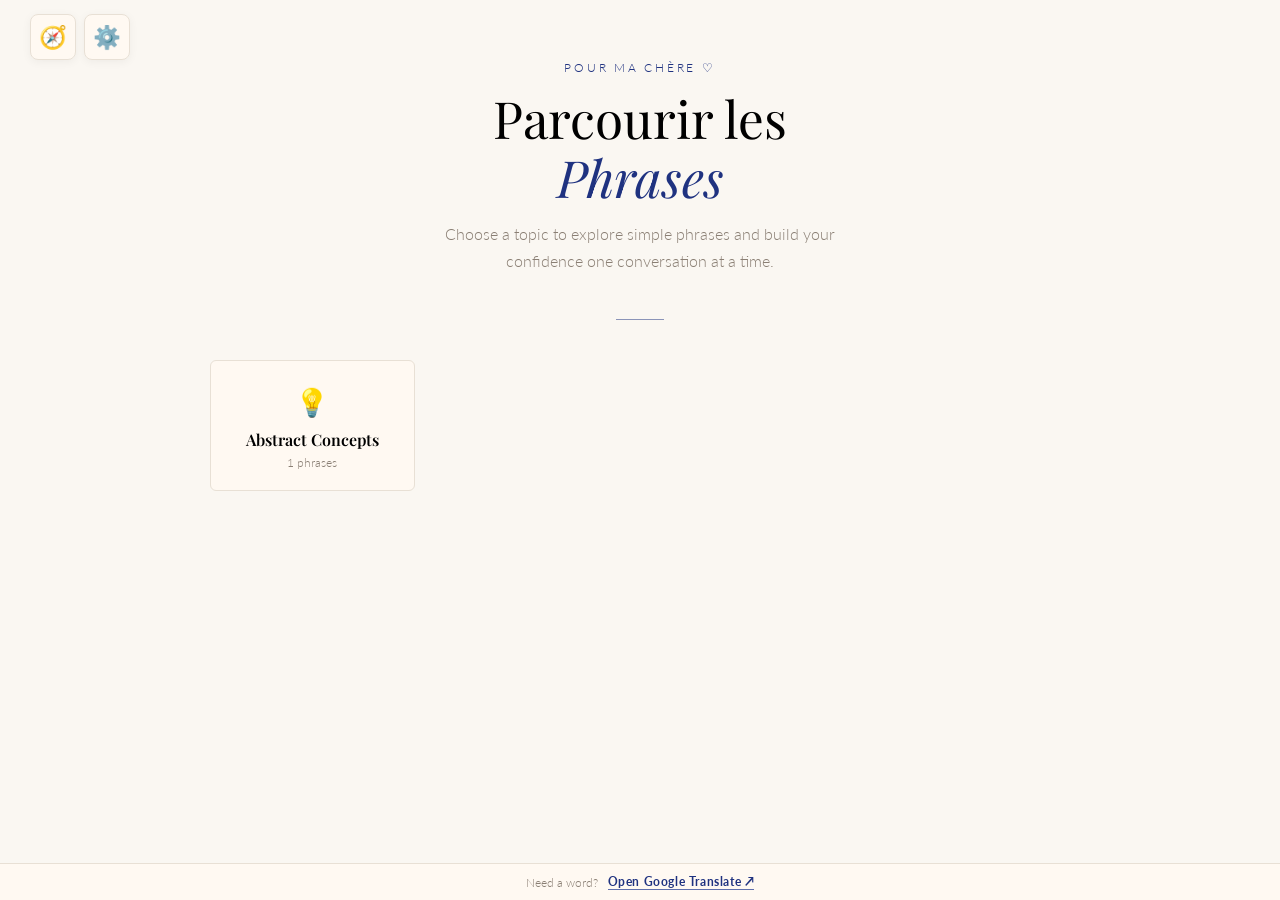
<file: phrases/index.html>
<!DOCTYPE html>
<html lang="en">
<head>
  <meta charset="UTF-8"/>
  <meta name="viewport" content="width=device-width, initial-scale=1.0, viewport-fit=cover"/>
  <meta name="theme-color" content="#fff9f2"/>
  <title>Browse Phrases — Mon Petit Français</title>
  <link href="https://fonts.googleapis.com/css2?family=Playfair+Display:ital,wght@0,400;0,600;1,400&family=Lato:wght@300;400;700&display=swap" rel="stylesheet"/>
  <link rel="stylesheet" href="../shared/style.css"/>
  <script src="../shared/categories.js"></script>
  <style>
    /* ── GRID PAGE ───────────────────────────── */
    #page-grid {
      padding: 60px 20px 100px;
      max-width: 900px;
      margin: 0 auto;
    }

    .page-header {
      text-align: center;
      margin-bottom: 44px;
    }
    .page-header .eyebrow {
      font-size: 0.78rem; letter-spacing: 0.22em;
      text-transform: uppercase; color: var(--accent);
      font-weight: 300; margin-bottom: 14px;
    }
    .page-header h1 {
      font-family: 'Playfair Display', serif;
      font-size: clamp(2.2rem, 6vw, 3.2rem);
      font-weight: 400; line-height: 1.15;
      color: var(--ink); margin-bottom: 14px;
    }
    .page-header h1 em { font-style: italic; color: var(--accent); }
    .page-header p {
      font-size: 0.97rem; color: var(--muted); font-weight: 300;
      max-width: 420px; margin: 0 auto; line-height: 1.75;
    }

    /* Topic card grid */
    .grid {
      display: grid;
      grid-template-columns: repeat(auto-fill, minmax(180px, 1fr));
      gap: 14px;
    }
    .card {
      background: var(--warm-white);
      border: 1px solid var(--line);
      border-radius: 6px;
      padding: 24px 16px 20px;
      cursor: pointer;
      transition: all 0.22s ease;
      text-align: center;
      position: relative; overflow: hidden;
      -webkit-tap-highlight-color: transparent;
      animation: fadeUp 0.4s ease both;
    }
    .card::after {
      content: '';
      position: absolute;
      bottom: 0; left: 0; right: 0; height: 2px;
      background: var(--accent);
      transform: scaleX(0); transform-origin: left;
      transition: transform 0.22s ease;
    }
    .card:hover { border-color: var(--accent-light); box-shadow: 0 4px 24px rgba(196,113,74,0.10); transform: translateY(-2px); }
    .card:hover::after { transform: scaleX(1); }
    .card:active { transform: translateY(0); }
    .card-icon  { font-size: 1.7rem; margin-bottom: 10px; display: block; }
    .card-title { font-family: 'Playfair Display', serif; font-size: 1rem; font-weight: 600; color: var(--ink); margin-bottom: 5px; }
    .card-sub   { font-size: 0.76rem; color: var(--muted); font-weight: 300; }

    /* ── INNER (TOPIC DETAIL) PAGE ───────────── */
    #page-inner { display: none; }
    #page-inner.active { display: block; }

    .inner-body {
      max-width: 740px;
      width: 100%;
      margin: 0 auto;
      padding: 36px 16px 100px;
      animation: fadeUp 0.35s ease both;
    }

    /* ── MOBILE ───────────────────────────────── */
    @media (max-width: 480px) {
      .grid { grid-template-columns: 1fr 1fr; gap: 10px; }
      .card { padding: 18px 10px 14px; }
    }

    /* Staggered card animation */
    .card:nth-child(1)  { animation-delay: 0.04s }
    .card:nth-child(2)  { animation-delay: 0.08s }
    .card:nth-child(3)  { animation-delay: 0.12s }
    .card:nth-child(4)  { animation-delay: 0.16s }
    .card:nth-child(5)  { animation-delay: 0.20s }
    .card:nth-child(6)  { animation-delay: 0.24s }
    .card:nth-child(7)  { animation-delay: 0.28s }
    .card:nth-child(8)  { animation-delay: 0.32s }
    .card:nth-child(9)  { animation-delay: 0.36s }
    .card:nth-child(10) { animation-delay: 0.40s }
    .card:nth-child(11) { animation-delay: 0.44s }
    .card:nth-child(12) { animation-delay: 0.48s }
  </style>
</head>
<body>

<!-- GRID PAGE -->
<div id="page-grid">
  <div class="page-header">
    <div class="eyebrow">Pour ma chère ♡</div>
    <h1>Parcourir les<br/><em>Phrases</em></h1>
    <p>Choose a topic to explore simple phrases and build your confidence one conversation at a time.</p>
  </div>
  <div class="divider"></div>
  <div class="grid" id="card-grid"></div>
</div>

<!-- INNER TOPIC PAGE -->
<div id="page-inner">
  <nav class="inner-nav">
    <button class="back-btn" id="back-btn" onclick="goBack()">All topics</button>
  </nav>
  <!-- speed bar injected here by JS -->
  <div class="inner-body" id="inner-body"></div>
</div>

<footer class="site-footer">
  <span>Need a word?</span>
  <a href="https://translate.google.com/?sl=en&tl=fr&op=translate" target="_blank" rel="noopener">Open Google Translate ↗</a>
</footer>

<script src="../shared/nav.js"></script>
<script src="../shared/audio.js"></script>
<script type="module">
  import phrasesData from '../shared/phrases-data.js';
  window.phrasesData = phrasesData;
  buildGrid();
</script>
<script>
/* ── GLOBAL STATE & INIT ── */
let _activeCategory = null;

document.addEventListener('DOMContentLoaded', () => {
  if (window.enableOptions) {
    window.enableOptions(['SPEED', 'LEVEL']);
  }

  window.addEventListener('mpfSettingsChanged', () => {
    if (_activeCategory) {
      openCategory(_activeCategory);
    } else {
      buildGrid();
    }
  });
});

/* ── GRID: SHOW CATEGORIES ── */
function buildGrid() {
  const grid = document.getElementById('card-grid');
  grid.innerHTML = '';
  
  // Get unique categories from the flat phrasesData
  const categories = [...new Set(window.phrasesData.map(p => p.category))].sort();
  // Define levels for filtering logic
    const levelIds = ["A0", "A1", "A2", "B1", "B2", "C1"];
    const selectedIdx = levelIds.indexOf(userSettings.level);
    const isStrict = userSettings.strictLevel;
  categories.forEach(cat => {
    const meta = window.CATEGORIES[cat];
    const count = window.phrasesData.filter(p => {
      if (p.category !== cat) return false;
      const itemIdx = levelIds.indexOf(p.lvl || "A0");
      return isStrict ? itemIdx === selectedIdx : itemIdx <= selectedIdx;
    }).length;   
    const card = document.createElement('div');
    card.className = 'card';
    card.innerHTML = `
      <span class="card-icon">${meta.icon}</span>
      <div class="card-title">${meta.sub}</div>
      <div class="card-sub">${count} phrases</div>
    `;
    card.addEventListener('click', () => openCategory(cat));
    grid.appendChild(card);
  });
}

/* ── DETAIL: RENDER FILTERED PHRASES ── */
function openCategory(catName) {
  _activeCategory = catName;
  const pageInner = document.getElementById('page-inner');
  const body = document.getElementById('inner-body');
  const meta = window.CATEGORIES[catName];

  // 1. Filter data by Category AND Global Level
  const levelIds = ["A0", "A1", "A2", "B1", "B2", "C1"];
  const selectedIdx = levelIds.indexOf(userSettings.level);
  const isStrict = userSettings.strictLevel;

  const filtered = window.phrasesData.filter(p => {
    if (p.category !== catName) return false;
    const itemIdx = levelIds.indexOf(p.lvl || "A0");
    return isStrict ? itemIdx === selectedIdx : itemIdx <= selectedIdx;
  });

  // 2. Group by Subcategory
  const groups = {};
  filtered.forEach(p => {
    const sub = p.subcategory || "General";
    if (!groups[sub]) groups[sub] = [];
    groups[sub].push(p);
  });

  // 3. Build HTML
  let html = `
    <div class="inner-header">
      <div class="eyebrow">${meta.icon} &nbsp; Phrases</div>
      <h2>${meta.title.replace(/(\S+)\s*$/, '<em>$1</em>')}</h2>
      <p>${meta.desc}</p>
    </div>
  `;

  Object.keys(groups).forEach(sub => {
    html += `<div class="section-label">${sub}</div>`;
    html += `
      <div class="phrase-header">
        <span>French</span><span>English</span><span>Sounds like</span>
      </div>
      <div class="phrase-list">
    `;
    
    groups[sub].forEach(p => {
      html += `
        <div class="phrase-row" data-fr="${encodeURIComponent(p.fr)}">
          <div class="phrase-fr">${p.fr}</div>
          <div class="phrase-en">${p.en}</div>
          <div class="phrase-ph">${p.ph}</div>
          ${p.note ? `<div class="phrase-note">💡 ${p.note}</div>` : ''}
        </div>
      `;
    });
    html += `</div>`;
  });

  body.innerHTML = filtered.length > 0 ? html : `<p class="muted">No phrases found for this rank.</p>`;

  // 4. Attach Play Buttons
  body.querySelectorAll('.phrase-row').forEach(row => {
    const text = decodeURIComponent(row.dataset.fr);
    const btn = Audio.buildPlayBtn(text);
    row.insertBefore(btn, row.querySelector('.phrase-fr'));
  });

  document.getElementById('page-grid').style.display = 'none';
  pageInner.classList.add('active');
  window.scrollTo(0, 0);
  // Use the global nav link to go back
  if (window.setNavContextLink) {
    window.setNavContextLink(goBack, "All Categories");
  }

  document.getElementById('page-grid').style.display = 'none';
  pageInner.classList.add('active');
  window.scrollTo(0, 0);
}

function goBack() {
 _activeCategory = null;
  window.speechSynthesis && window.speechSynthesis.cancel();
  document.getElementById('page-inner').classList.remove('active');
  document.getElementById('page-grid').style.display = 'block';
  
  // Ensure the link is hidden when returning to grid
  if (window.setNavContextLink) {
    window.setNavContextLink(null);
  }
  window.scrollTo(0, 0);
  }
  buildGrid();
</script>
</body>
</html>
</file>
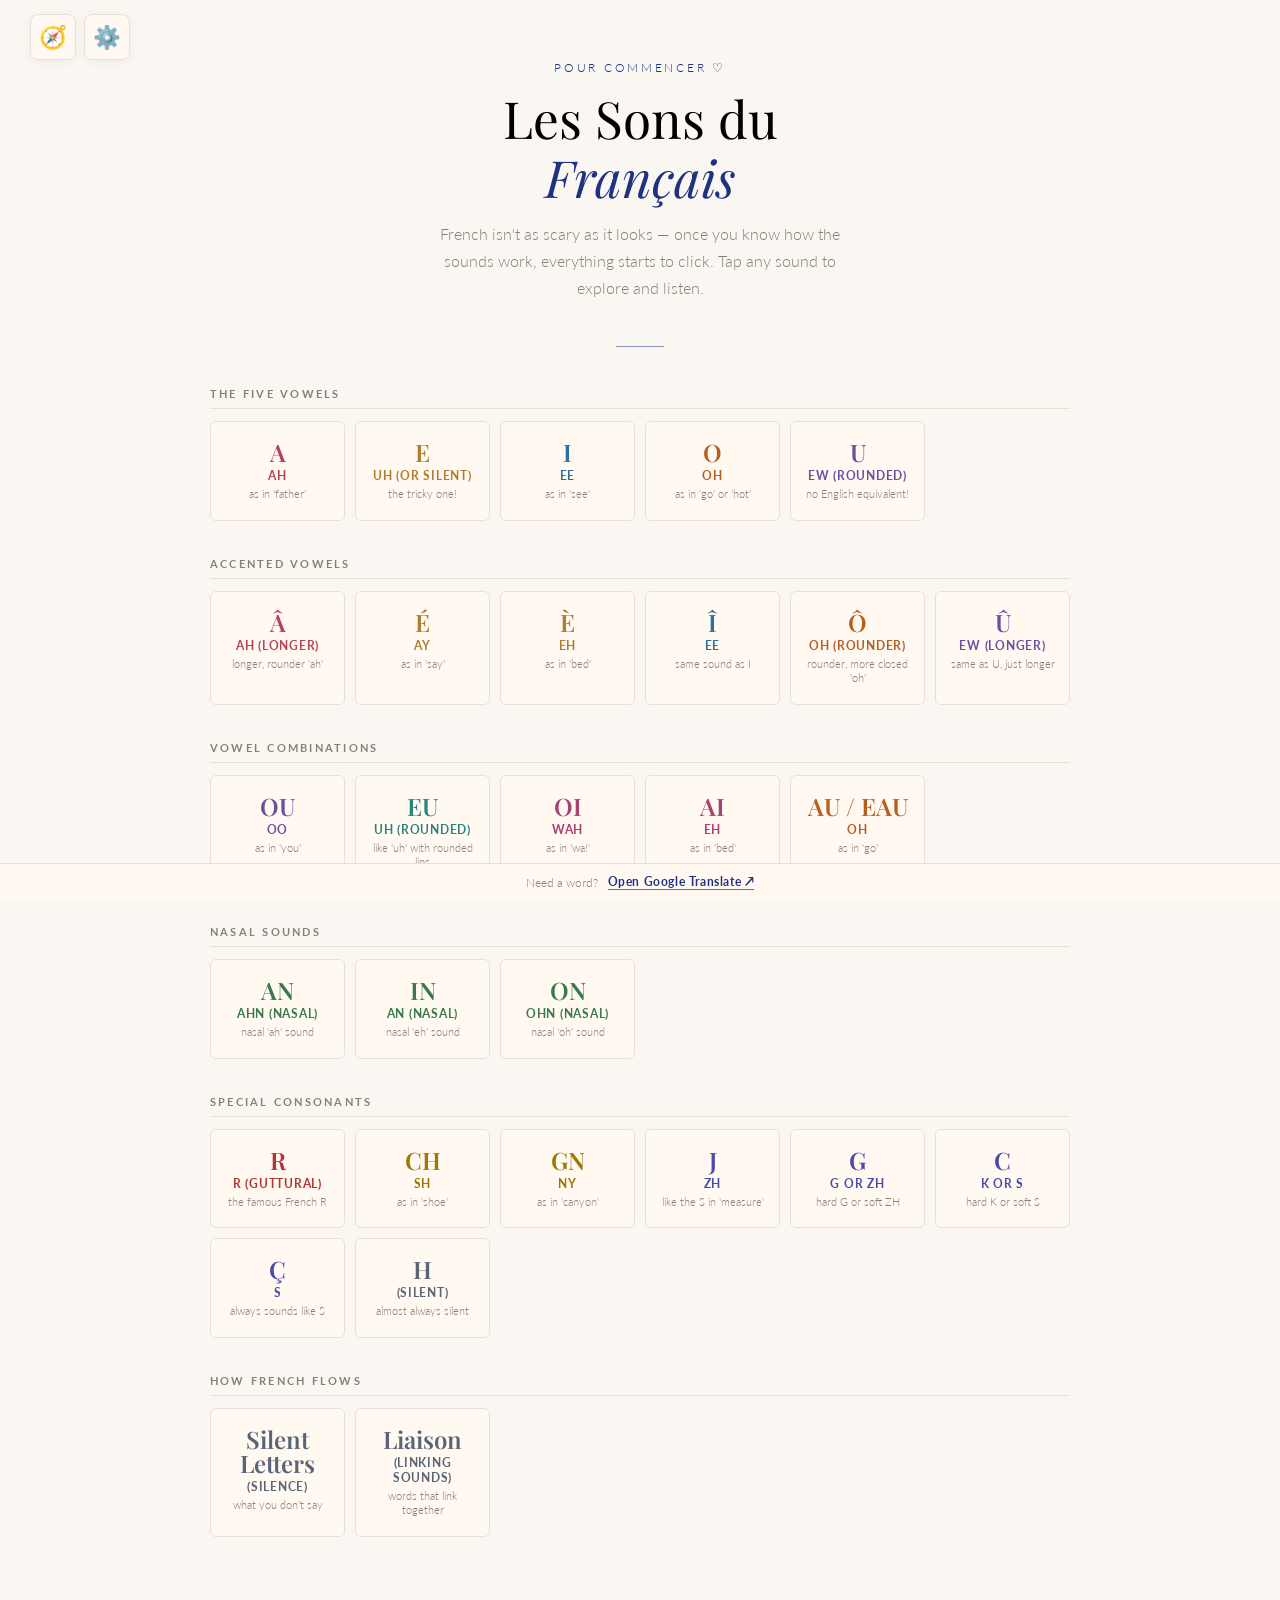
<file: sounds/index.html>
<!DOCTYPE html>
<html lang="en">
<head>
  <meta charset="UTF-8"/>
  <meta name="viewport" content="width=device-width, initial-scale=1.0, viewport-fit=cover"/>
  <meta name="theme-color" content="#fff9f2"/>
  <title>Les Sons du Français — Mon Petit Français</title>
  <link href="https://fonts.googleapis.com/css2?family=Playfair+Display:ital,wght@0,400;0,600;1,400&family=Lato:wght@300;400;700&display=swap" rel="stylesheet"/>
  <link rel="stylesheet" href="../shared/style.css"/>
  <style>
    .grid-page { padding: 60px 20px 100px; max-width: 900px; margin: 0 auto; }
    .page-header { text-align: center; margin-bottom: 44px; }
    .page-header .eyebrow { font-size: 0.78rem; letter-spacing: 0.22em; text-transform: uppercase; color: var(--accent); font-weight: 300; margin-bottom: 14px; }
    .page-header h1 { font-family: 'Playfair Display', serif; font-size: clamp(2.2rem, 6vw, 3.2rem); font-weight: 400; line-height: 1.15; margin-bottom: 14px; }
    .page-header h1 em { font-style: italic; color: var(--accent); }
    .page-header p { font-size: 0.97rem; color: var(--muted); font-weight: 300; max-width: 440px; margin: 0 auto; line-height: 1.75; }

    .category-section { margin-bottom: 36px; }
    .category-label { font-size: 0.7rem; font-weight: 700; letter-spacing: 0.2em; text-transform: uppercase; color: var(--muted); margin-bottom: 12px; padding-bottom: 8px; border-bottom: 1px solid var(--line); }
    .sounds-grid { display: grid; grid-template-columns: repeat(auto-fill, minmax(130px, 1fr)); gap: 10px; }

    .sound-card { border-radius: 6px; border: 1px solid var(--line); padding: 18px 14px; cursor: pointer; transition: all 0.2s ease; text-align: center; background: var(--warm-white); position: relative; overflow: hidden; -webkit-tap-highlight-color: transparent; animation: fadeUp 0.35s ease both; }
    .sound-card::before { content: ''; position: absolute; top: 0; left: 0; right: 0; height: 3px; opacity: 0; transition: opacity 0.2s; }
    .sound-card:hover { transform: translateY(-2px); box-shadow: 0 4px 20px rgba(0,0,0,0.08); }
    .sound-card:hover::before { opacity: 1; }
    .sound-card:active { transform: translateY(0); }

    .sound-card.rose::before{background:var(--rose)}.sound-card.rose:hover{border-color:var(--rose)}
    .sound-card.amber::before{background:var(--amber)}.sound-card.amber:hover{border-color:var(--amber)}
    .sound-card.sky::before{background:var(--sky)}.sound-card.sky:hover{border-color:var(--sky)}
    .sound-card.violet::before{background:var(--violet)}.sound-card.violet:hover{border-color:var(--violet)}
    .sound-card.teal::before{background:var(--teal)}.sound-card.teal:hover{border-color:var(--teal)}
    .sound-card.green::before{background:var(--green)}.sound-card.green:hover{border-color:var(--green)}
    .sound-card.red::before{background:var(--red)}.sound-card.red:hover{border-color:var(--red)}
    .sound-card.yellow::before{background:var(--yellow)}.sound-card.yellow:hover{border-color:var(--yellow)}
    .sound-card.pink::before{background:var(--pink)}.sound-card.pink:hover{border-color:var(--pink)}
    .sound-card.orange::before{background:var(--orange)}.sound-card.orange:hover{border-color:var(--orange)}
    .sound-card.indigo::before{background:var(--indigo)}.sound-card.indigo:hover{border-color:var(--indigo)}
    .sound-card.slate::before{background:var(--slate)}.sound-card.slate:hover{border-color:var(--slate)}

    .sound-card-letter { font-family: 'Playfair Display', serif; font-size: 1.5rem; font-weight: 600; margin-bottom: 4px; line-height: 1; }
    .sound-card-ph { font-size: 0.78rem; font-weight: 700; letter-spacing: 0.06em; text-transform: uppercase; margin-bottom: 4px; }
    .sound-card-sub { font-size: 0.7rem; color: var(--muted); font-weight: 300; line-height: 1.3; }

    .sound-card.rose .sound-card-letter,.sound-card.rose .sound-card-ph{color:var(--rose)}
    .sound-card.amber .sound-card-letter,.sound-card.amber .sound-card-ph{color:var(--amber)}
    .sound-card.sky .sound-card-letter,.sound-card.sky .sound-card-ph{color:var(--sky)}
    .sound-card.violet .sound-card-letter,.sound-card.violet .sound-card-ph{color:var(--violet)}
    .sound-card.teal .sound-card-letter,.sound-card.teal .sound-card-ph{color:var(--teal)}
    .sound-card.green .sound-card-letter,.sound-card.green .sound-card-ph{color:var(--green)}
    .sound-card.red .sound-card-letter,.sound-card.red .sound-card-ph{color:var(--red)}
    .sound-card.yellow .sound-card-letter,.sound-card.yellow .sound-card-ph{color:var(--yellow)}
    .sound-card.pink .sound-card-letter,.sound-card.pink .sound-card-ph{color:var(--pink)}
    .sound-card.orange .sound-card-letter,.sound-card.orange .sound-card-ph{color:var(--orange)}
    .sound-card.indigo .sound-card-letter,.sound-card.indigo .sound-card-ph{color:var(--indigo)}
    .sound-card.slate .sound-card-letter,.sound-card.slate .sound-card-ph{color:var(--slate)}

    /* Detail page */
    #page-detail { display: none; }
    .detail-body { max-width: 700px; width: 100%; margin: 0 auto; padding: 36px 16px 100px; animation: fadeUp 0.3s ease both; }
    .detail-banner { border-radius: 8px; padding: 28px 32px; margin-bottom: 36px; position: relative; overflow: hidden; }
    .detail-banner::after { content: attr(data-letter); position: absolute; right: -10px; top: 50%; transform: translateY(-50%); font-family: 'Playfair Display', serif; font-size: 7rem; font-weight: 600; opacity: 0.08; line-height: 1; pointer-events: none; }
    .detail-banner.rose{background:var(--rose-light)}.detail-banner.amber{background:var(--amber-light)}.detail-banner.sky{background:var(--sky-light)}.detail-banner.violet{background:var(--violet-light)}.detail-banner.teal{background:var(--teal-light)}.detail-banner.green{background:var(--green-light)}.detail-banner.red{background:var(--red-light)}.detail-banner.yellow{background:var(--yellow-light)}.detail-banner.pink{background:var(--pink-light)}.detail-banner.orange{background:var(--orange-light)}.detail-banner.indigo{background:var(--indigo-light)}.detail-banner.slate{background:var(--slate-light)}
    .detail-eyebrow { font-size: 0.72rem; font-weight: 700; letter-spacing: 0.2em; text-transform: uppercase; margin-bottom: 8px; opacity: 0.7; }
    .detail-letter { font-family: 'Playfair Display', serif; font-size: clamp(1.8rem, 5vw, 2.8rem); font-weight: 600; margin-bottom: 6px; line-height: 1.1; }
    .detail-phonetic { font-size: 1.05rem; font-weight: 700; letter-spacing: 0.08em; }
    .detail-ipa { font-size: 0.85rem; opacity: 0.6; font-weight: 300; margin-top: 2px; }
    .detail-banner.rose .detail-eyebrow,.detail-banner.rose .detail-letter,.detail-banner.rose .detail-phonetic{color:var(--rose)}
    .detail-banner.amber .detail-eyebrow,.detail-banner.amber .detail-letter,.detail-banner.amber .detail-phonetic{color:var(--amber)}
    .detail-banner.sky .detail-eyebrow,.detail-banner.sky .detail-letter,.detail-banner.sky .detail-phonetic{color:var(--sky)}
    .detail-banner.violet .detail-eyebrow,.detail-banner.violet .detail-letter,.detail-banner.violet .detail-phonetic{color:var(--violet)}
    .detail-banner.teal .detail-eyebrow,.detail-banner.teal .detail-letter,.detail-banner.teal .detail-phonetic{color:var(--teal)}
    .detail-banner.green .detail-eyebrow,.detail-banner.green .detail-letter,.detail-banner.green .detail-phonetic{color:var(--green)}
    .detail-banner.red .detail-eyebrow,.detail-banner.red .detail-letter,.detail-banner.red .detail-phonetic{color:var(--red)}
    .detail-banner.yellow .detail-eyebrow,.detail-banner.yellow .detail-letter,.detail-banner.yellow .detail-phonetic{color:var(--yellow)}
    .detail-banner.pink .detail-eyebrow,.detail-banner.pink .detail-letter,.detail-banner.pink .detail-phonetic{color:var(--pink)}
    .detail-banner.orange .detail-eyebrow,.detail-banner.orange .detail-letter,.detail-banner.orange .detail-phonetic{color:var(--orange)}
    .detail-banner.indigo .detail-eyebrow,.detail-banner.indigo .detail-letter,.detail-banner.indigo .detail-phonetic{color:var(--indigo)}
    .detail-banner.slate .detail-eyebrow,.detail-banner.slate .detail-letter,.detail-banner.slate .detail-phonetic{color:var(--slate)}
    .detail-section { margin-bottom: 32px; }
    .detail-section-label { font-size: 0.7rem; font-weight: 700; letter-spacing: 0.2em; text-transform: uppercase; color: var(--muted); padding-bottom: 10px; border-bottom: 1px solid var(--line); margin-bottom: 14px; }
    .description-box { background: var(--warm-white); border: 1px solid var(--line); border-radius: 6px; padding: 18px 22px; font-size: 0.95rem; line-height: 1.75; color: var(--ink); }
    .examples-list { display: flex; flex-wrap: wrap; gap: 8px; }
    .example-chip { background: var(--cream); border: 1px solid var(--line); border-radius: 20px; padding: 5px 14px; font-size: 0.86rem; font-style: italic; color: var(--muted); }
    .french-words { display: flex; flex-direction: column; gap: 2px; }
    .french-word-row { display: grid; grid-template-columns: 32px 1fr 1fr 1fr; background: var(--line); border-radius: 3px; overflow: hidden; gap: 1px; }
    .word-play { background: var(--warm-white); display: flex; align-items: center; justify-content: center; padding: 2px 4px; }
    .word-fr { background: var(--warm-white); padding: 11px 14px; font-family: 'Playfair Display', serif; font-style: italic; font-size: 1rem; color: var(--ink); }
    .word-en { background: var(--cream); padding: 11px 14px; font-size: 0.86rem; color: var(--muted); font-weight: 300; }
    .word-ph { background: #f5f0fa; padding: 11px 14px; font-size: 0.82rem; color: #7a5fa0; font-weight: 300; }
    .word-ph::before { content: '🔊 '; font-size: 0.72rem; opacity: 0.7; }
    .words-header { display: grid; grid-template-columns: 32px 1fr 1fr 1fr; margin-bottom: 4px; }
    .words-header span { font-size: 0.68rem; font-weight: 700; letter-spacing: 0.14em; text-transform: uppercase; color: var(--muted); padding: 0 14px 6px; }
    .note-box { border-radius: 6px; padding: 14px 18px; font-size: 0.88rem; line-height: 1.65; display: flex; gap: 12px; align-items: flex-start; margin-top: 8px; }
    .note-box.rose{background:var(--rose-light);color:var(--rose);border:1px solid rgba(181,67,90,.15)}.note-box.amber{background:var(--amber-light);color:var(--amber);border:1px solid rgba(176,125,46,.15)}.note-box.sky{background:var(--sky-light);color:var(--sky);border:1px solid rgba(46,110,166,.15)}.note-box.violet{background:var(--violet-light);color:var(--violet);border:1px solid rgba(107,79,160,.15)}.note-box.teal{background:var(--teal-light);color:var(--teal);border:1px solid rgba(42,132,122,.15)}.note-box.green{background:var(--green-light);color:var(--green);border:1px solid rgba(58,122,74,.15)}.note-box.red{background:var(--red-light);color:var(--red);border:1px solid rgba(176,53,53,.15)}.note-box.yellow{background:var(--yellow-light);color:var(--yellow);border:1px solid rgba(154,122,0,.15)}.note-box.pink{background:var(--pink-light);color:var(--pink);border:1px solid rgba(168,64,112,.15)}.note-box.orange{background:var(--orange-light);color:var(--orange);border:1px solid rgba(184,94,32,.15)}.note-box.indigo{background:var(--indigo-light);color:var(--indigo);border:1px solid rgba(74,74,170,.15)}.note-box.slate{background:var(--slate-light);color:var(--slate);border:1px solid rgba(90,100,117,.15)}
    .note-icon { font-size: 1.1rem; flex-shrink: 0; margin-top: 1px; }
    .related-section { margin-top: 28px; }
    .related-label { font-size: 0.7rem; font-weight: 700; letter-spacing: 0.2em; text-transform: uppercase; color: var(--muted); margin-bottom: 10px; }
    .related-chips { display: flex; flex-wrap: wrap; gap: 8px; }
    .related-chip { display: inline-flex; align-items: center; gap: 6px; padding: 7px 14px; border-radius: 4px; border: 1px solid var(--line); background: var(--warm-white); cursor: pointer; transition: all 0.15s; font-size: 0.86rem; -webkit-tap-highlight-color: transparent; min-height: 40px; }
    .related-chip:hover { border-color: var(--accent); background: var(--accent-light); color: var(--accent); }
    .related-chip-letter { font-family: 'Playfair Display', serif; font-weight: 600; font-size: 0.98rem; }
    .related-chip-arrow { opacity: 0.4; font-size: 0.75rem; }

    @media (max-width: 560px) {
      .french-word-row { grid-template-columns: 32px 1fr; }
      .words-header { display: none; }
      .word-en,.word-ph { display: none; }
      .sounds-grid { grid-template-columns: repeat(auto-fill, minmax(100px, 1fr)); }
    }
  </style>
</head>
<body>

 <div id="page-grid">
  <div class="grid-page">
    <div class="page-header">
      <div class="eyebrow">Pour commencer ♡</div>
      <h1>Les Sons du<br/><em>Français</em></h1>
      <p>French isn't as scary as it looks — once you know how the sounds work, everything starts to click. Tap any sound to explore and listen.</p>
    </div>
    <div class="divider"></div>
    <div id="sound-sections"></div>
  </div>
</div>

<div id="page-detail">
  <div class="detail-body" id="detail-body"></div>
</div>

<footer class="site-footer">
  <span>Need a word?</span>
  <a href="https://translate.google.com/?sl=en&tl=fr&op=translate" target="_blank" rel="noopener">Open Google Translate ↗</a>
</footer>

<script src="../shared/nav.js"></script>
<script src="../shared/audio.js"></script>
<script src="sounds.js"></script>
<script>
  const categories = [
    { label: "The five vowels",       ids: ["a","e","i","o","u"] },
    { label: "Accented vowels",       ids: ["a-circumflex","e-acute","e-grave","i-circumflex","o-circumflex","u-circumflex"] },
    { label: "Vowel combinations",    ids: ["ou","eu","oi","ai","au"] },
    { label: "Nasal sounds",          ids: ["an","in","on"] },
    { label: "Special consonants",    ids: ["r","ch","gn","j","g","c","cedilla","h"] },
    { label: "How French flows",      ids: ["silent","liaison"] }
  ];

  function buildGrid() {
    const container = document.getElementById('sound-sections');
    container.innerHTML = '';
    categories.forEach(cat => {
      const sec = document.createElement('div');
      sec.className = 'category-section';
      sec.innerHTML = `<div class="category-label">${cat.label}</div>`;
      const grid = document.createElement('div');
      grid.className = 'sounds-grid';
      cat.ids.forEach((id, idx) => {
        const sound = sounds.find(s => s.id === id);
        if (!sound) return;
        const card = document.createElement('div');
        card.className = `sound-card ${sound.color}`;
        card.style.animationDelay = `${idx * 0.04}s`;
        card.innerHTML = `<div class="sound-card-letter">${sound.label}</div><div class="sound-card-ph">${sound.phonetic}</div><div class="sound-card-sub">${sound.sub}</div>`;
        card.addEventListener('click', () => openSound(sound.id));
        grid.appendChild(card);
      });
      sec.appendChild(grid);
      container.appendChild(sec);
    });
  }

  function openSound(id) {
    const sound = sounds.find(s => s.id === id);
    if (!sound) return;
    // Register the global back link
    if (window.setNavContextLink) {
      window.setNavContextLink(goBack, "All Sounds");
    }
    const pageDetail = document.getElementById('page-detail');
    const body = document.getElementById('detail-body');

    const chips = sound.englishExamples.map(ex => `<div class="example-chip">${ex}</div>`).join('');
    const wordRows = sound.frenchWords.map(w =>
      `<div class="french-word-row" data-fr="${encodeURIComponent(w.fr)}"><div class="word-play"></div><div class="word-fr">${w.fr}</div><div class="word-en">${w.en}</div><div class="word-ph">${w.ph}</div></div>`
    ).join('');

    let variationsHtml = '';
    if (sound.variations && sound.variations.length) {
      const c = sound.variations.map(v => `<div class="related-chip" onclick="openSound('${v.id}')"><span class="related-chip-letter">${v.letter}</span><span class="related-chip-arrow">→</span></div>`).join('');
      variationsHtml = `<div class="related-section"><div class="related-label">Variations of this sound</div><div class="related-chips">${c}</div></div>`;
    }
    let relatedHtml = '';
    if (sound.relatedTo && sound.relatedTo.length) {
      const c = sound.relatedTo.map(v => `<div class="related-chip" onclick="openSound('${v.id}')"><span class="related-chip-letter">${v.letter}</span><span class="related-chip-arrow">→</span></div>`).join('');
      relatedHtml = `<div class="related-section"><div class="related-label">Related sounds</div><div class="related-chips">${c}</div></div>`;
    }

    body.innerHTML = `
      <div class="detail-banner ${sound.color}" data-letter="${sound.label}">
        <div class="detail-eyebrow">Les sons du français</div>
        <div class="detail-letter">${sound.letter}</div>
        <div class="detail-phonetic">Sounds like: "${sound.phonetic}"</div>
        <div class="detail-ipa">IPA: ${sound.ipa}</div>
      </div>
      <div class="detail-section">
        <div class="detail-section-label">How to make this sound</div>
        <div class="description-box">${sound.description}</div>
      </div>
      <div class="detail-section">
        <div class="detail-section-label">English words with a similar sound</div>
        <div class="examples-list">${chips}</div>
      </div>
      <div class="detail-section">
        <div class="detail-section-label">Simple French words with this sound</div>
        <div class="words-header"><span></span><span>French</span><span>English</span><span>Sounds like</span></div>
        <div class="french-words">${wordRows}</div>
      </div>
      ${sound.note ? `<div class="detail-section"><div class="note-box ${sound.color}"><div class="note-icon">💡</div><div>${sound.note}</div></div></div>` : ''}
      ${variationsHtml}${relatedHtml}
    `;

    body.querySelectorAll('.french-word-row').forEach(row => {
      const text = decodeURIComponent(row.dataset.fr);
      const btn  = Audio.buildPlayBtn(text);
      btn.style.cssText = 'position:static;transform:none;opacity:1;width:28px;height:28px;font-size:0.75rem;';
      row.querySelector('.word-play').appendChild(btn);
    });

    document.getElementById('page-grid').style.display = 'none';
    pageDetail.style.display = 'block';
    window.scrollTo(0, 0);
  }

  function goBack() {
    window.speechSynthesis && window.speechSynthesis.cancel();
    document.getElementById('page-detail').style.display = 'none';
    document.getElementById('page-grid').style.display = 'block';
    // Hide the global back link
    if (window.setNavContextLink) {
      window.setNavContextLink(null);
    }
    window.scrollTo(0, 0);
    window.scrollTo(0, 0);
  }

  buildGrid();
</script>
</body>
</html>
</file>
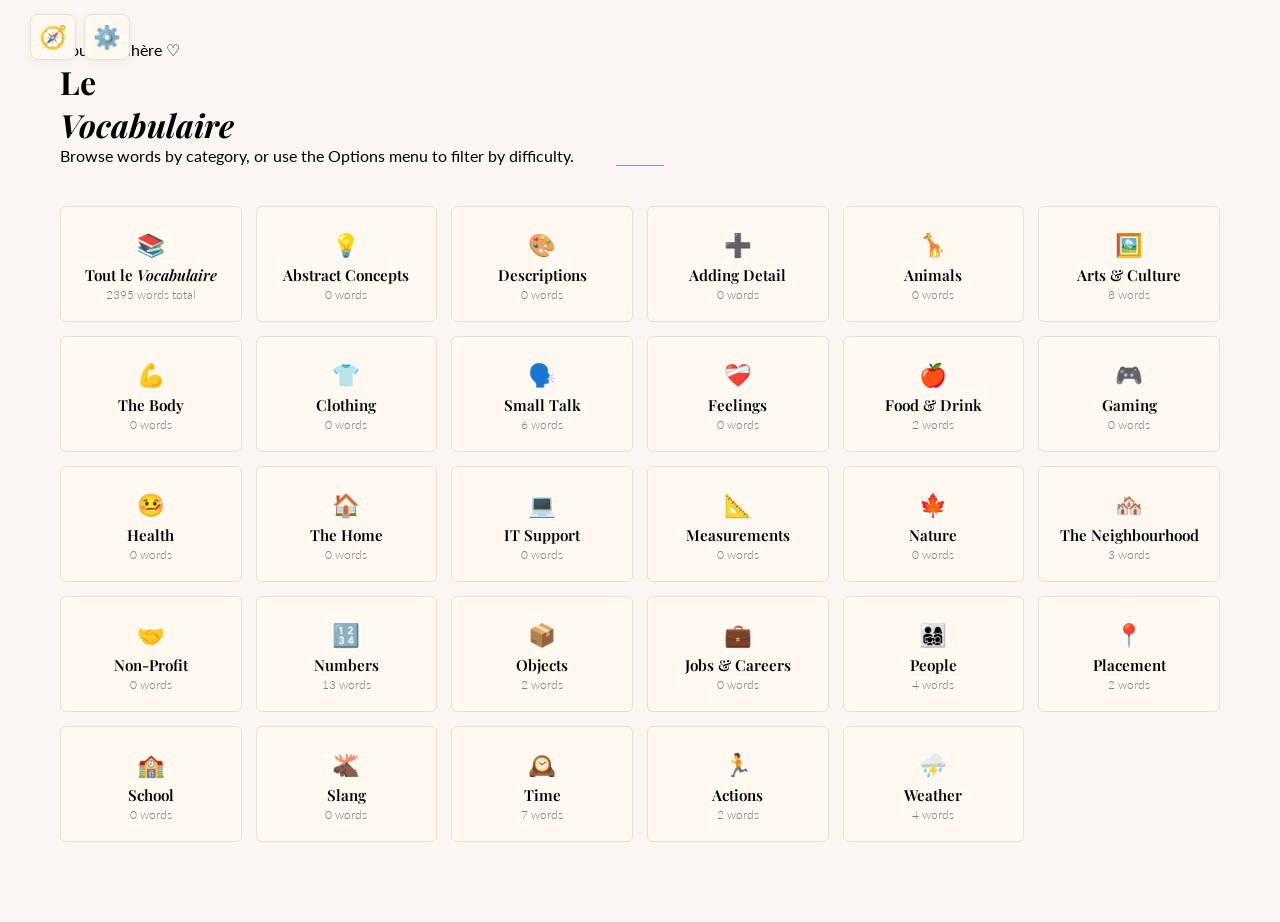
<file: vocab/index.html>
<!DOCTYPE html>
<html lang="en">
<head>
  <meta charset="UTF-8"/>
  <meta name="viewport" content="width=device-width, initial-scale=1.0, viewport-fit=cover"/>
  <meta name="theme-color" content="#fff9f2"/>
  <title>Vocabulaire — Mon Petit Français</title>
  <link href="https://fonts.googleapis.com/css2?family=Playfair+Display:ital,wght@0,400;0,600;1,400&family=Lato:wght@300;400;700&display=swap" rel="stylesheet"/>
  <link rel="stylesheet" href="../shared/style.css"/>
  <script src="../shared/categories.js"></script>
  <style>

    /* ── GRID PAGE ───────────────────────────── */
    #page-grid {
      padding: 40px 20px 80px; /* Reduced top/bottom padding */
      max-width: 1200px;        /* Increased from 900px to use 2/3 screen */
      margin: 0 auto;
    }
    
    /* Topic card grid */
    .grid {
      display: grid;
      /* Reduced min-width from 180px to 145px to fit 6-8 cards per row on desktop */
      grid-template-columns: repeat(auto-fill, minmax(145px, 1fr)); 
      gap: 12px; /* Slightly tighter gap */
    }
    
    .card {
      background: var(--warm-white);
      border: 1px solid var(--line);
      border-radius: 6px;
      padding: 16px 12px 14px; /* Reduced from 24px/16px to shrink height */
      cursor: pointer;
      transition: all 0.22s ease;
      text-align: center;
      position: relative; 
      overflow: hidden;
      -webkit-tap-highlight-color: transparent;
      animation: fadeUp 0.4s ease both;
    }
    
    .card-icon  { 
      font-size: 1.4rem; /* Slightly smaller icon */
      margin-bottom: 6px; 
      display: block; 
    }
    
    .card-title { 
      font-family: 'Playfair Display', serif; 
      font-size: 0.95rem; /* Slightly smaller text */
      font-weight: 600; 
      color: var(--ink); 
      margin-bottom: 3px; 
    }
    
    .card-sub { 
      font-size: 0.72rem; 
      color: var(--muted); 
      font-weight: 300; 
    }
    @media (max-width: 480px) {
      .grid { 
        grid-template-columns: 1fr 1fr; 
        gap: 10px; 
      }
      .card { 
        padding: 14px 8px 12px; 
      }
      .card-icon { font-size: 1.2rem; }
    }
    
    #page-inner { display: none; padding-top: 40px; }
    #page-inner.active { display: block; }
    .inner-body { max-width: 740px; margin: 0 auto; padding: 0 16px 100px; }

    /* ── MODAL STYLING ────────────────────────── */
    .modal-overlay {
      display: none; position: fixed; top: 0; left: 0; width: 100%; height: 100%;
      background: rgba(28, 25, 23, 0.6); z-index: 2500; backdrop-filter: blur(4px);
    }
    .modal-content {
      background: var(--warm-white); width: 90%; max-width: 480px;
      margin: 10vh auto; padding: 32px; border-radius: 12px;
      position: relative; box-shadow: 0 20px 50px rgba(0,0,0,0.3);
    }
    .modal-close {
      position: absolute; top: 16px; right: 16px; background: none;
      border: none; font-size: 1.4rem; cursor: pointer; color: var(--muted);
    }
    
    .opt-group { margin-bottom: 24px; border-bottom: 1px solid var(--line); padding-bottom: 20px; }
    .opt-group:last-child { border: none; }
    .opt-label { font-family: 'Playfair Display', serif; font-size: 1.1rem; margin-bottom: 12px; display: block; }
    
    .lvl-header { display: flex; justify-content: space-between; align-items: baseline; }
    .lvl-tag { color: var(--accent); font-weight: 700; font-size: 0.85rem; }
    input[type="range"] { width: 100%; accent-color: var(--accent); cursor: pointer; }
    
    .jump-grid { display: grid; grid-template-columns: repeat(3, 1fr); gap: 8px; margin-top: 10px; }
    .jump-grid button { 
      font-size: 0.7rem; padding: 10px 4px; border: 1px solid var(--line); 
      border-radius: 4px; background: white; cursor: pointer;
    }
    .sub-links { display: flex; flex-wrap: wrap; gap: 8px; margin-top: 10px; }
    .sub-tag { 
      text-decoration: none; color: var(--accent); font-size: 0.75rem; 
      padding: 4px 8px; border: 1px dashed var(--accent-light); border-radius: 4px;
    }
    .grid { display: grid; grid-template-columns: repeat(auto-fill, minmax(180px, 1fr)); gap: 14px; }
    .card { background: var(--warm-white); border: 1px solid var(--line); border-radius: 6px; padding: 24px 16px 20px; cursor: pointer; transition: all 0.22s ease; text-align: center; animation: fadeUp 0.4s ease both; }
  </style>
</head>
<body>

<div id="options-modal" class="modal-overlay" onclick="handleOutsideClick(event)">
  <div class="modal-content">
    <button class="modal-close" onclick="toggleVocabOptions()">✕</button>
    
    <div class="opt-group">
      <span class="opt-label">Jump to Category</span>
      <div id="jump-grid" class="jump-grid"></div>
    </div>
    <div class="opt-group" id="sub-jump-zone" style="display:none;">
      <span class="opt-label" style="font-size:0.9rem; color:var(--muted);">Jump to Sub-Topic</span>
      <div id="sub-links" class="sub-links"></div>
    </div>
    <div id="speed-mount"></div>
  </div>
</div>

<div id="page-grid">
  <div class="page-header">
    <div class="eyebrow">Pour ma chère ♡</div>
    <h1>Le<br/><em>Vocabulaire</em></h1>
    <p>Browse words by category, or use the Options menu to filter by difficulty.</p>
  </div>
  <div class="divider"></div>
  <div class="grid" id="card-grid"></div>
</div>

<div id="page-inner">
  <div class="inner-body" id="inner-body"></div>
</div>

<script src="../shared/nav.js"></script>
<script src="../shared/audio.js"></script>
<script type="module">
  document.addEventListener('DOMContentLoaded', () => {
      if (window.enableOptions) {
          // Request the Speed and Level controls in the global drawer
          window.enableOptions(['SPEED', 'LEVEL']);
      }
  
      // IMPORTANT: Listen for changes made in the global options drawer
      window.addEventListener('mpfSettingsChanged', () => {
          refreshView(); // Re-render the current category/list with new filters
      });
  });
  import vocabData from '../shared/vocab-data.js';
  window.vocabData = vocabData;
  initVocab();
</script>

<script>
 
  const lvlLabels = ["New Recruit", "Wayfinder", "Explorer", "Pathfinder", "Vanguard", "Legend"];
  const lvlValues = ["A0", "A1", "A2", "B1", "B2", "C1"];
  let currentContext = { type: 'grid', category: null };

  window.toggleVocabOptions = function() {
    const modal = document.getElementById('options-modal');
    const isOpening = modal.style.display !== 'block';
    modal.style.display = isOpening ? 'block' : 'none';
    if (isOpening) populateJumpMenu();
  };

  function handleOutsideClick(e) {
    if (e.target.id === 'options-modal') toggleVocabOptions();
  }

  function getFilteredData(data) {
    // Access the global settings from nav.js
    const selectedLevelId = userSettings.level; // e.g., 'a1'
    const isStrict = userSettings.strictLevel;

    // Map the IDs to indices for comparison (a0=0, a1=1, etc.)
    const levelIds = LEVELS.map(l => l.id);
    const selectedIdx = levelIds.indexOf(selectedLevelId);

    return data.filter(item => {
        // Normalize item level (default to A0 if missing)
        const itemLvl = (item.lvl || "A0")
        const itemIdx = levelIds.indexOf(itemLvl);

        if (isStrict) {
            return itemIdx === selectedIdx;
        } else {
            return itemIdx <= selectedIdx;
        }
    });
  }

  function populateJumpMenu() {
    const grid = document.getElementById('jump-grid');
    const cats = [...new Set(window.vocabData.map(v => v.category))].sort();
    let html = `<button onclick="handleJump('grid')">← Grid</button>`;
    html += `<button onclick="handleJump('all')">Full List</button>`;
    cats.forEach(c => html += `<button onclick="handleJump('${c}')">${c.charAt(0).toUpperCase() + c.slice(1)}</button>`);
    grid.innerHTML = html;

    const subZone = document.getElementById('sub-jump-zone');
    if (currentContext.type === 'cat') {
      subZone.style.display = 'block';
      const items = window.vocabData.filter(v => v.category === currentContext.category);
      const subcats = [...new Set(items.map(v => v.subcategory || 'General'))];
      document.getElementById('sub-links').innerHTML = subcats.map(s => 
        `<a href="#section-${s.toLowerCase().replace(/\s+/g,'-')}" class="sub-tag" onclick="toggleVocabOptions()"># ${s}</a>`
      ).join('');
    } else { subZone.style.display = 'none'; }
  }

  function handleJump(target) {
    toggleVocabOptions();
    if (target === 'grid') goBack();
    else if (target === 'all') openAll();
    else openCategory(target);
  }

  // ── INIT ─────────────────────────────────────
  function initVocab() {
      const grid = document.getElementById('card-grid');
      const categories = [...new Set(window.vocabData.map(v => v.category))].sort();
  
      // 1. Create the "All Vocab" card first (Special case)
      let html = `
        <div class="card" onclick="openAll()">
          <span class="card-icon">📚</span>
          <div class="card-title">Tout le <em>Vocabulaire</em></div>
          <div class="card-sub">${window.vocabData.length} words total</div>
        </div>
      `;
  
      // 2. Add the rest using your new shared CATEGORIES logic
      categories.forEach(cat => {
        html += renderCategoryCard(cat);
      });
  
      grid.innerHTML = html;
    }

  function openCategory(cat) {
    currentContext = { type: 'cat', category: cat };
      // Register the global back link
    if (window.setNavContextLink) {
      window.setNavContextLink(goBack, "All Categories");
    }
    const filtered = getFilteredData(window.vocabData.filter(v => v.category === cat));
    let html = `<div class="inner-header"><h2>${cat}</h2><p>${filtered.length} words visible.</p></div>`;
    const groups = new Map();
    filtered.forEach(v => {
      const s = v.subcategory || 'General';
      if(!groups.has(s)) groups.set(s, []);
      groups.get(s).push(v);
    });
    groups.forEach((items, sub) => html += buildVocabSection(sub, items));
    renderInner(html);
  }

  function openAll() {
    currentContext = { type: 'all', category: null };
      // Register for the "Full List" view
    if (window.setNavContextLink) {
      window.setNavContextLink(goBack, "All Categories");
    }
    const filtered = getFilteredData(window.vocabData);
    const cats = [...new Set(filtered.map(v => v.category))].sort();
    let html = `<div class="inner-header"><h2>All Vocab</h2></div>`;
    cats.forEach(cat => {
      const items = filtered.filter(v => v.category === cat);
      html += buildVocabSection(cat, items);
    });
    renderInner(html);
  }

  function buildVocabSection(label, items) {
    if (items.length === 0) return '';
    const id = `section-${label.toLowerCase().replace(/\s+/g,'-')}`;
    let html = `<div class="section-label" id="${id}">${label}</div><div class="phrase-list">`;
    items.forEach(v => {
      const spoken = v.article ? `${v.article} ${v.fr}` : v.fr;
      html += `<div class="phrase-row" data-spoken="${encodeURIComponent(spoken)}">
        <div class="phrase-fr">${v.article ? `<span class="vocab-article">${v.article}</span> ` : ''}${v.fr}</div>
        <div class="phrase-en">${v.en}</div>
        <div class="phrase-ph">${v.ph}</div>
        ${v.note ? `<div class="phrase-note">💡 ${v.note}</div>` : ''}
      </div>`;
    });
    return html + `</div>`;
  }

  function renderInner(html) {
    const body = document.getElementById('inner-body');
    const mount = document.getElementById('speed-mount');
    mount.innerHTML = '';
    Audio.buildSpeedBar(mount, 'Playback speed');
    body.innerHTML = html;
    body.querySelectorAll('.phrase-row').forEach(row => {
      const btn = Audio.buildPlayBtn(decodeURIComponent(row.dataset.spoken));
      row.insertBefore(btn, row.querySelector('.phrase-fr'));
    });
    document.getElementById('page-grid').style.display = 'none';
    document.getElementById('page-inner').classList.add('active');
    window.scrollTo(0, 0);
  }

  function goBack() {
    document.getElementById('page-inner').classList.remove('active');
    document.getElementById('page-grid').style.display = 'block';
    currentContext = { type: 'grid', category: null };
  
    // Hide the global link when back at the grid
    if (window.setNavContextLink) {
      window.setNavContextLink(null);
    }
  }

  function refreshView() {
    if (currentContext.type === 'cat') {
      openCategory(currentContext.category);
    } else if (currentContext.type === 'all') {
      openAll();
    }
  }
  function renderCategoryCard(catName) {
      const meta = window.CATEGORIES[catName]; // Uses the Proxy from shared/categories.js
      // NEW: Filter the data based on global rank/strict settings before counting
      const allItemsInCategory = window.vocabData.filter(v => v.category === catName);
      const filteredItems = getFilteredData(allItemsInCategory);
      
      return `
          <div class="card" onclick="openCategory('${catName}')">
              <span class="card-icon">${meta.icon}</span>
              <div class="card-title">${meta.sub}</div>
              <div class="card-sub">${filteredItems.length} words</div>
          </div>
      `;
  }
  document.getElementById('lvl-slider').addEventListener('input', (e) => {
    document.getElementById('lvl-display').innerText = lvlLabels[e.target.value];
    if (currentContext.type !== 'grid') refreshView();
  });
  document.getElementById('strict-mode').addEventListener('change', refreshView);
</script>
</body>
</html>
</file>
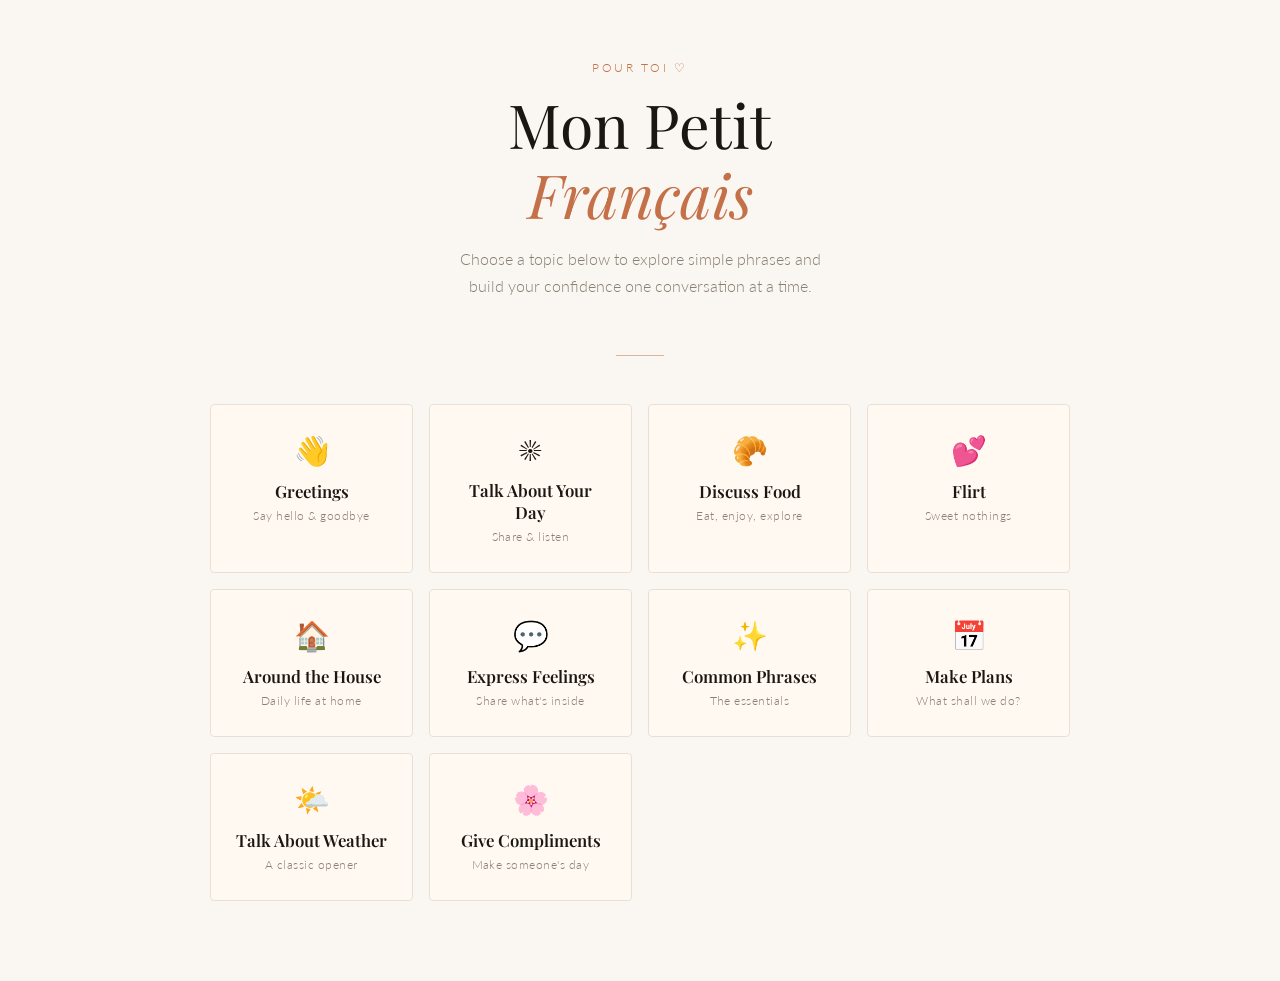
<file: french-phrases.html>
<!DOCTYPE html>
<html lang="en">
<head>
  <meta charset="UTF-8" />
  <meta name="viewport" content="width=device-width, initial-scale=1.0"/>
  <title>Mon Petit Français</title>
  <link href="https://fonts.googleapis.com/css2?family=Playfair+Display:ital,wght@0,400;0,600;1,400&family=Lato:wght@300;400;700&display=swap" rel="stylesheet"/>
  <style>
    *, *::before, *::after { box-sizing: border-box; margin: 0; padding: 0; }

    :root {
      --cream: #faf7f2;
      --warm-white: #fff9f2;
      --ink: #1a1612;
      --muted: #8a7f74;
      --accent: #c4714a;
      --accent-light: #f0ddd3;
      --line: #e8e0d5;
    }

    body {
      font-family: 'Lato', sans-serif;
      background: var(--cream);
      color: var(--ink);
      min-height: 100vh;
    }

    /* ── PAGES ── */
    .page { display: none; min-height: 100vh; }
    .page.active { display: block; }

    /* ── HOME ── */
    #home {
      display: none;
      flex-direction: column;
      align-items: center;
      padding: 60px 24px 80px;
    }
    #home.active { display: flex; }

    .home-header {
      text-align: center;
      margin-bottom: 56px;
    }
    .home-header .eyebrow {
      font-family: 'Lato', sans-serif;
      font-weight: 300;
      font-size: 0.78rem;
      letter-spacing: 0.22em;
      text-transform: uppercase;
      color: var(--accent);
      margin-bottom: 14px;
    }
    .home-header h1 {
      font-family: 'Playfair Display', serif;
      font-size: clamp(2.4rem, 6vw, 3.8rem);
      font-weight: 400;
      line-height: 1.15;
      color: var(--ink);
      margin-bottom: 16px;
    }
    .home-header h1 em {
      font-style: italic;
      color: var(--accent);
    }
    .home-header p {
      font-size: 1rem;
      color: var(--muted);
      font-weight: 300;
      max-width: 380px;
      margin: 0 auto;
      line-height: 1.7;
    }

    .divider {
      width: 48px;
      height: 1px;
      background: var(--accent);
      margin: 0 auto 48px;
      opacity: 0.5;
    }

    .grid {
      display: grid;
      grid-template-columns: repeat(auto-fill, minmax(200px, 1fr));
      gap: 16px;
      width: 100%;
      max-width: 860px;
    }

    .card {
      background: var(--warm-white);
      border: 1px solid var(--line);
      border-radius: 4px;
      padding: 28px 24px;
      cursor: pointer;
      transition: all 0.22s ease;
      text-align: center;
      position: relative;
      overflow: hidden;
    }
    .card::after {
      content: '';
      position: absolute;
      bottom: 0; left: 0; right: 0;
      height: 2px;
      background: var(--accent);
      transform: scaleX(0);
      transform-origin: left;
      transition: transform 0.22s ease;
    }
    .card:hover {
      border-color: var(--accent-light);
      box-shadow: 0 4px 24px rgba(196,113,74,0.10);
      transform: translateY(-2px);
    }
    .card:hover::after { transform: scaleX(1); }

    .card-icon { font-size: 1.8rem; margin-bottom: 12px; display: block; }
    .card-title {
      font-family: 'Playfair Display', serif;
      font-size: 1.05rem;
      font-weight: 600;
      color: var(--ink);
      margin-bottom: 6px;
    }
    .card-sub {
      font-size: 0.78rem;
      color: var(--muted);
      font-weight: 300;
      letter-spacing: 0.04em;
    }

    /* ── INNER PAGE ── */
    #inner {
      display: none;
      flex-direction: column;
      min-height: 100vh;
    }
    #inner.active { display: flex; }

    .inner-nav {
      padding: 24px 32px;
      display: flex;
      align-items: center;
      border-bottom: 1px solid var(--line);
      background: var(--warm-white);
    }
    .back-btn {
      font-family: 'Lato', sans-serif;
      font-size: 0.8rem;
      font-weight: 700;
      letter-spacing: 0.12em;
      text-transform: uppercase;
      color: var(--accent);
      background: none;
      border: none;
      cursor: pointer;
      display: flex;
      align-items: center;
      gap: 8px;
      transition: gap 0.15s;
    }
    .back-btn:hover { gap: 12px; }
    .back-btn::before { content: '←'; font-size: 1rem; }

    .inner-body {
      max-width: 720px;
      width: 100%;
      margin: 0 auto;
      padding: 48px 24px 80px;
    }

    .inner-header {
      margin-bottom: 40px;
    }
    .inner-header .eyebrow {
      font-size: 0.75rem;
      letter-spacing: 0.2em;
      text-transform: uppercase;
      color: var(--accent);
      margin-bottom: 10px;
      font-weight: 300;
    }
    .inner-header h2 {
      font-family: 'Playfair Display', serif;
      font-size: clamp(1.8rem, 4vw, 2.6rem);
      font-weight: 400;
      line-height: 1.2;
    }
    .inner-header h2 em { font-style: italic; color: var(--accent); }
    .inner-header p {
      margin-top: 12px;
      font-size: 0.95rem;
      color: var(--muted);
      font-weight: 300;
      line-height: 1.7;
    }

    .section-label {
      font-size: 0.72rem;
      letter-spacing: 0.18em;
      text-transform: uppercase;
      color: var(--muted);
      margin-bottom: 16px;
      margin-top: 40px;
      font-weight: 700;
    }

    .phrase-list { display: flex; flex-direction: column; gap: 1px; }

    .phrase-row {
      display: grid;
      grid-template-columns: 1fr 1fr;
      gap: 0;
      background: var(--line);
      border-radius: 2px;
      overflow: hidden;
      transition: box-shadow 0.15s;
    }
    .phrase-row:hover { box-shadow: 0 2px 12px rgba(196,113,74,0.10); }

    .phrase-fr, .phrase-en {
      padding: 14px 20px;
      font-size: 0.96rem;
      line-height: 1.5;
    }
    .phrase-fr {
      background: var(--warm-white);
      font-family: 'Playfair Display', serif;
      font-style: italic;
      color: var(--ink);
    }
    .phrase-en {
      background: var(--cream);
      color: var(--muted);
      font-weight: 300;
    }
    .phrase-note {
      grid-column: 1 / -1;
      background: var(--accent-light);
      padding: 8px 20px;
      font-size: 0.8rem;
      color: var(--accent);
      font-weight: 400;
    }

    @media (max-width: 520px) {
      .phrase-row { grid-template-columns: 1fr; }
      .phrase-note { grid-column: 1; }
    }

    /* fade-in */
    @keyframes fadeUp {
      from { opacity: 0; transform: translateY(16px); }
      to   { opacity: 1; transform: translateY(0); }
    }
    .card { animation: fadeUp 0.4s ease both; }
    .card:nth-child(1)  { animation-delay: 0.05s }
    .card:nth-child(2)  { animation-delay: 0.10s }
    .card:nth-child(3)  { animation-delay: 0.15s }
    .card:nth-child(4)  { animation-delay: 0.20s }
    .card:nth-child(5)  { animation-delay: 0.25s }
    .card:nth-child(6)  { animation-delay: 0.30s }
    .card:nth-child(7)  { animation-delay: 0.35s }
    .card:nth-child(8)  { animation-delay: 0.40s }
    .card:nth-child(9)  { animation-delay: 0.45s }
    .card:nth-child(10) { animation-delay: 0.50s }

    .inner-body { animation: fadeUp 0.35s ease both; }
  </style>
</head>
<body>

<!-- HOME PAGE -->
<section id="home" class="page active">
  <div class="home-header">
    <div class="eyebrow">Pour toi ♡</div>
    <h1>Mon Petit<br/><em>Français</em></h1>
    <p>Choose a topic below to explore simple phrases and build your confidence one conversation at a time.</p>
  </div>
  <div class="divider"></div>
  <div class="grid" id="card-grid"></div>
</section>

<!-- INNER PAGE -->
<section id="inner" class="page">
  <nav class="inner-nav">
    <button class="back-btn" onclick="goHome()">All topics</button>
  </nav>
  <div class="inner-body" id="inner-body"></div>
</section>

<script>
const topics = [
  {
    id: "greetings",
    icon: "👋",
    title: "Greetings",
    sub: "Say hello & goodbye",
    desc: "The building blocks of any conversation — how to greet someone warmly and leave gracefully.",
    sections: [
      {
        label: "Saying hello",
        phrases: [
          { fr: "Bonjour !", en: "Hello! / Good morning!" },
          { fr: "Bonsoir !", en: "Good evening!" },
          { fr: "Salut !", en: "Hi! (casual)", note: "Use with friends, not strangers" },
          { fr: "Coucou !", en: "Hey there! (very casual)", note: "Sweet & playful — perfect between partners 💛" },
          { fr: "Ça va ?", en: "How are you? / You okay?" },
          { fr: "Ça va bien, merci !", en: "I'm doing well, thanks!" },
          { fr: "Et toi ?", en: "And you?" },
        ]
      },
      {
        label: "Saying goodbye",
        phrases: [
          { fr: "Au revoir !", en: "Goodbye!" },
          { fr: "À bientôt !", en: "See you soon!" },
          { fr: "À tout à l'heure !", en: "See you later (today)!" },
          { fr: "À demain !", en: "See you tomorrow!" },
          { fr: "Bonne nuit !", en: "Good night!" },
          { fr: "Bisous !", en: "Kisses! (very affectionate)", note: "Great for texts and goodbyes with loved ones 💋" },
        ]
      }
    ]
  },
  {
    id: "day",
    icon: "☀️",
    title: "Talk About Your Day",
    sub: "Share & listen",
    desc: "Simple phrases to share how your day went and ask about theirs.",
    sections: [
      {
        label: "Sharing your day",
        phrases: [
          { fr: "J'ai eu une bonne journée.", en: "I had a good day." },
          { fr: "J'ai eu une journée difficile.", en: "I had a hard day." },
          { fr: "Je suis fatigué(e).", en: "I'm tired.", note: "Add an 'e' if you're feminine" },
          { fr: "J'ai beaucoup travaillé aujourd'hui.", en: "I worked a lot today." },
          { fr: "C'était bien !", en: "It was good!" },
          { fr: "C'était nul.", en: "It was bad / rubbish." },
          { fr: "C'était stressant.", en: "It was stressful." },
          { fr: "Je suis content(e) d'être à la maison.", en: "I'm glad to be home." },
        ]
      },
      {
        label: "Asking about their day",
        phrases: [
          { fr: "Comment s'est passée ta journée ?", en: "How was your day?" },
          { fr: "Tu as passé une bonne journée ?", en: "Did you have a good day?" },
          { fr: "Qu'est-ce que tu as fait aujourd'hui ?", en: "What did you do today?" },
          { fr: "Vraiment ? Raconte-moi.", en: "Really? Tell me more.", note: "Shows you're genuinely interested 🙂" },
          { fr: "C'est bien !", en: "That's great!" },
          { fr: "Oh non, je suis désolé(e).", en: "Oh no, I'm sorry." },
        ]
      }
    ]
  },
  {
    id: "food",
    icon: "🥐",
    title: "Discuss Food",
    sub: "Eat, enjoy, explore",
    desc: "France is all about food. Learn to talk about what you love, want, and taste.",
    sections: [
      {
        label: "Expressing opinions",
        phrases: [
          { fr: "C'est délicieux !", en: "It's delicious!" },
          { fr: "C'est très bon !", en: "It's very good!" },
          { fr: "J'adore ça.", en: "I love this." },
          { fr: "C'est pas terrible.", en: "It's not great." },
          { fr: "J'ai faim.", en: "I'm hungry." },
          { fr: "J'ai soif.", en: "I'm thirsty." },
          { fr: "Je suis rassasié(e).", en: "I'm full." },
        ]
      },
      {
        label: "At the table",
        phrases: [
          { fr: "Tu veux manger quoi ce soir ?", en: "What do you want to eat tonight?" },
          { fr: "On commande une pizza ?", en: "Shall we order a pizza?" },
          { fr: "Je vais cuisiner.", en: "I'm going to cook." },
          { fr: "C'est prêt !", en: "It's ready!" },
          { fr: "Bon appétit !", en: "Enjoy your meal!" },
          { fr: "Tu veux encore ?", en: "Do you want more?" },
          { fr: "Oui, s'il te plaît !", en: "Yes, please!", note: "'s'il te plaît' = please (casual/informal)" },
        ]
      }
    ]
  },
  {
    id: "flirt",
    icon: "💕",
    title: "Flirt",
    sub: "Sweet nothings",
    desc: "French is the language of love for a reason. These phrases will make your partner smile.",
    sections: [
      {
        label: "Compliments",
        phrases: [
          { fr: "Tu es belle / beau.", en: "You are beautiful / handsome." },
          { fr: "Tu es magnifique.", en: "You are gorgeous." },
          { fr: "Tu as de beaux yeux.", en: "You have beautiful eyes." },
          { fr: "Tu me rends heureux / heureuse.", en: "You make me happy." },
          { fr: "Tu sens bon.", en: "You smell nice." },
          { fr: "Tu as l'air d'une star.", en: "You look like a star.", note: "A fun, playful compliment 😄" },
        ]
      },
      {
        label: "Affection",
        phrases: [
          { fr: "Je t'aime.", en: "I love you.", note: "The big one — means deep love" },
          { fr: "Je t'adore.", en: "I adore you.", note: "Slightly lighter than 'je t'aime'" },
          { fr: "Tu me manques.", en: "I miss you.", note: "Literally: 'you are missing from me' — très romantique" },
          { fr: "Je pense à toi.", en: "I'm thinking of you." },
          { fr: "Tu es mon chéri / ma chérie.", en: "You are my darling.", note: "Chéri (m) / Chérie (f)" },
          { fr: "Fais-moi un câlin.", en: "Give me a hug." },
          { fr: "Je suis fou / folle de toi.", en: "I'm crazy about you." },
        ]
      }
    ]
  },
  {
    id: "home",
    icon: "🏠",
    title: "Around the House",
    sub: "Daily life at home",
    desc: "Practical phrases for everyday moments at home — chores, plans, and cosy evenings.",
    sections: [
      {
        label: "Daily tasks",
        phrases: [
          { fr: "Je fais la vaisselle.", en: "I'm doing the dishes." },
          { fr: "Tu peux faire le ménage ?", en: "Can you do the cleaning?" },
          { fr: "J'ai fait la lessive.", en: "I did the laundry." },
          { fr: "C'est le bazar ici !", en: "It's a mess in here!" },
          { fr: "Je range la maison.", en: "I'm tidying the house." },
          { fr: "On fait les courses ?", en: "Shall we do the shopping?" },
        ]
      },
      {
        label: "Relaxing",
        phrases: [
          { fr: "Je regarde la télé.", en: "I'm watching TV." },
          { fr: "On regarde un film ce soir ?", en: "Shall we watch a film tonight?" },
          { fr: "Je lis un livre.", en: "I'm reading a book." },
          { fr: "J'ai besoin de me reposer.", en: "I need to rest." },
          { fr: "Viens t'asseoir avec moi.", en: "Come sit with me." },
          { fr: "On va au lit ?", en: "Shall we go to bed?" },
        ]
      }
    ]
  },
  {
    id: "feelings",
    icon: "💬",
    title: "Express Feelings",
    sub: "Share what's inside",
    desc: "Words for emotions — being able to say how you feel is one of the most important things.",
    sections: [
      {
        label: "Positive feelings",
        phrases: [
          { fr: "Je suis heureux / heureuse.", en: "I am happy.", note: "Heureux (m) / Heureuse (f)" },
          { fr: "Je suis excité(e) !", en: "I'm excited!" },
          { fr: "Je me sens bien.", en: "I feel good." },
          { fr: "Je suis reconnaissant(e).", en: "I am grateful." },
          { fr: "Ça me fait sourire.", en: "It makes me smile." },
        ]
      },
      {
        label: "Harder feelings",
        phrases: [
          { fr: "Je suis triste.", en: "I am sad." },
          { fr: "Je me sens seul(e).", en: "I feel lonely." },
          { fr: "Je suis stressé(e).", en: "I'm stressed." },
          { fr: "Je suis inquiet / inquiète.", en: "I'm worried." },
          { fr: "J'ai besoin de toi.", en: "I need you." },
          { fr: "Je ne sais pas quoi dire.", en: "I don't know what to say." },
          { fr: "Ça va aller.", en: "It'll be okay.", note: "A gentle, reassuring phrase 🤍" },
        ]
      }
    ]
  },
  {
    id: "common",
    icon: "✨",
    title: "Common Phrases",
    sub: "The essentials",
    desc: "The phrases that pop up in almost every conversation — start here if you're not sure where to begin.",
    sections: [
      {
        label: "Everyday essentials",
        phrases: [
          { fr: "Oui.", en: "Yes." },
          { fr: "Non.", en: "No." },
          { fr: "Peut-être.", en: "Maybe." },
          { fr: "Merci !", en: "Thank you!" },
          { fr: "Merci beaucoup !", en: "Thank you very much!" },
          { fr: "De rien.", en: "You're welcome." },
          { fr: "S'il te plaît.", en: "Please. (casual)" },
          { fr: "Pardon / Excuse-moi.", en: "Sorry / Excuse me." },
          { fr: "Ce n'est pas grave.", en: "It's no big deal / Don't worry." },
        ]
      },
      {
        label: "When you're learning",
        phrases: [
          { fr: "Je ne comprends pas.", en: "I don't understand." },
          { fr: "Tu peux répéter ?", en: "Can you repeat that?" },
          { fr: "Tu peux parler plus lentement ?", en: "Can you speak more slowly?" },
          { fr: "Comment dit-on... en français ?", en: "How do you say... in French?" },
          { fr: "J'apprends le français.", en: "I'm learning French." },
          { fr: "Mon français n'est pas parfait !", en: "My French isn't perfect!", note: "But it's getting better every day 💪" },
        ]
      }
    ]
  },
  {
    id: "plans",
    icon: "📅",
    title: "Make Plans",
    sub: "What shall we do?",
    desc: "Phrases for suggesting, agreeing, and making plans together.",
    sections: [
      {
        label: "Suggestions",
        phrases: [
          { fr: "On fait quoi aujourd'hui ?", en: "What shall we do today?" },
          { fr: "On sort ce soir ?", en: "Shall we go out tonight?" },
          { fr: "Tu veux aller au restaurant ?", en: "Do you want to go to a restaurant?" },
          { fr: "On va se promener ?", en: "Shall we go for a walk?" },
          { fr: "Bonne idée !", en: "Good idea!" },
          { fr: "Je préfère rester à la maison.", en: "I prefer to stay home." },
        ]
      },
      {
        label: "Timing",
        phrases: [
          { fr: "Maintenant ?", en: "Now?" },
          { fr: "Plus tard.", en: "Later." },
          { fr: "Ce soir.", en: "This evening." },
          { fr: "Ce week-end.", en: "This weekend." },
          { fr: "Quand tu veux.", en: "Whenever you like." },
          { fr: "Je suis prêt(e) !", en: "I'm ready!" },
        ]
      }
    ]
  },
  {
    id: "weather",
    icon: "🌤️",
    title: "Talk About Weather",
    sub: "A classic opener",
    desc: "A gentle topic to practice small talk — French people love discussing the weather too!",
    sections: [
      {
        label: "Describing the weather",
        phrases: [
          { fr: "Il fait beau aujourd'hui !", en: "The weather is nice today!" },
          { fr: "Il fait chaud.", en: "It's hot." },
          { fr: "Il fait froid.", en: "It's cold." },
          { fr: "Il pleut.", en: "It's raining." },
          { fr: "Il neige !", en: "It's snowing!" },
          { fr: "Il y a du soleil.", en: "It's sunny." },
          { fr: "Il y a des nuages.", en: "It's cloudy." },
          { fr: "C'est venteux.", en: "It's windy." },
        ]
      },
      {
        label: "Reactions",
        phrases: [
          { fr: "Quel beau temps !", en: "What lovely weather!" },
          { fr: "Quel temps horrible !", en: "What horrible weather!" },
          { fr: "J'adore la pluie.", en: "I love the rain." },
          { fr: "Je déteste le froid.", en: "I hate the cold." },
          { fr: "Prends ton manteau !", en: "Take your coat!" },
        ]
      }
    ]
  },
  {
    id: "compliments",
    icon: "🌸",
    title: "Give Compliments",
    sub: "Make someone's day",
    desc: "Sprinkle kindness freely — here's how to compliment and encourage.",
    sections: [
      {
        label: "Appearance & style",
        phrases: [
          { fr: "J'aime ta tenue !", en: "I love your outfit!" },
          { fr: "Cette couleur te va très bien.", en: "That colour suits you very well." },
          { fr: "Tu as une belle coiffure.", en: "You have a nice hairstyle." },
          { fr: "Tu es élégant(e).", en: "You look elegant." },
        ]
      },
      {
        label: "Character & skills",
        phrases: [
          { fr: "Tu es très intelligent(e).", en: "You are very intelligent." },
          { fr: "Tu es si drôle !", en: "You are so funny!" },
          { fr: "Tu es courageux / courageuse.", en: "You are brave." },
          { fr: "Tu fais ça très bien !", en: "You do that very well!" },
          { fr: "Je suis fier / fière de toi.", en: "I'm proud of you.", note: "Fier (m) / Fière (f) — a beautiful thing to say 🤍" },
          { fr: "Tu progresses vraiment bien !", en: "You're really making progress!", note: "This one's for you 💪🇫🇷" },
        ]
      }
    ]
  }
];

// Build home grid
const grid = document.getElementById('card-grid');
topics.forEach(topic => {
  const card = document.createElement('div');
  card.className = 'card';
  card.innerHTML = `
    <span class="card-icon">${topic.icon}</span>
    <div class="card-title">${topic.title}</div>
    <div class="card-sub">${topic.sub}</div>
  `;
  card.addEventListener('click', () => openTopic(topic));
  grid.appendChild(card);
});

function openTopic(topic) {
  const body = document.getElementById('inner-body');

  let html = `
    <div class="inner-header">
      <div class="eyebrow">${topic.icon} &nbsp; Phrases</div>
      <h2>${topic.title.replace(/(\S+)\s*$/, '<em>$1</em>')}</h2>
      <p>${topic.desc}</p>
    </div>
  `;

  topic.sections.forEach(section => {
    html += `<div class="section-label">${section.label}</div>`;
    html += `<div class="phrase-list">`;
    section.phrases.forEach(p => {
      html += `
        <div class="phrase-row">
          <div class="phrase-fr">${p.fr}</div>
          <div class="phrase-en">${p.en}</div>
          ${p.note ? `<div class="phrase-note">💡 ${p.note}</div>` : ''}
        </div>
      `;
    });
    html += `</div>`;
  });

  body.innerHTML = html;

  document.getElementById('home').classList.remove('active');
  document.getElementById('inner').classList.add('active');
  window.scrollTo(0, 0);
}

function goHome() {
  document.getElementById('inner').classList.remove('active');
  document.getElementById('home').classList.add('active');
  window.scrollTo(0, 0);
}
</script>
</body>
</html>
</file>
<file: shared/style.css>
/* ══════════════════════════════════════════════
   Mon Petit Français — Shared Stylesheet
   All modules import this file for consistent
   colours, typography, nav, and utilities.
   ══════════════════════════════════════════════ */

*, *::before, *::after { box-sizing: border-box; margin: 0; padding: 0; }

:root {
  /* Core palette */
  --cream:       #faf7f2;
  --warm-white:  #fff9f2;
  --muted:       #8a7f74;
  --accent:      #1f3280;
  --accent-light:#5f6fad;
  --line:        #e8e0d5;

  /* Conversation speakers */
  --p1:          #1f3280;
  --p1-light:    #5f6fad;
  --p2:          #c4714a;
  --p2-light:    #f0ddd3;

  /* Sound card extended palette */
  --rose:        #b5435a;  --rose-light:   #fceef1;
  --amber:       #b07d2e;  --amber-light:  #fdf4e3;
  --sky:         #2e6ea6;  --sky-light:    #e8f2fb;
  --violet:      #6b4fa0;  --violet-light: #f0ebfa;
  --teal:        #2a847a;  --teal-light:   #e5f5f3;
  --green:       #3a7a4a;  --green-light:  #e8f5eb;
  --red:         #b03535;  --red-light:    #fceaea;
  --yellow:      #9a7a00;  --yellow-light: #fdf8e1;
  --pink:        #a84070;  --pink-light:   #faedf3;
  --orange:      #b85e20;  --orange-light: #fef0e7;
  --indigo:      #4a4aaa;  --indigo-light: #eeeefc;
  --slate:       #5a6475;  --slate-light:  #eef0f4;
}

html { -webkit-text-size-adjust: 100%; }

body {
  font-family: 'Lato', sans-serif;
  background: var(--cream);
  color: var(--ink);
  min-height: 100vh;
  /* Prevent horizontal scroll on mobile */
  overflow-x: hidden;
}

/* ── TYPOGRAPHY ─────────────────────────────── */
a { color: inherit; }
.vocab-article {
  color: var(--accent);
  font-size: 0.85em;
  font-weight: 700;
  letter-spacing: 0.08em;
  text-transform: lowercase;
  margin-right: 2px;
}
h1, h2, h3, .menu-item-label, .card-title {
  font-family: 'Playfair Display', serif !important;
}
/* shared/style.css */

/* Container for both top buttons and back link*/
.nav-container {
  display: flex;
  justify-content: space-between;
  align-items: center;
  padding: 0 16px;
}

.nav-left { display: flex; gap: 8px; }

.nav-text-link {
  background: none;
  border: none;
  color: var(--accent);
  font-family: 'Lato', sans-serif;
  font-size: 0.9rem;
  font-weight: 700;
  cursor: pointer;
  text-transform: uppercase;
  letter-spacing: 0.05em;
  padding: 8px;
  transition: opacity 0.2s;
}

.nav-text-link:hover {
  opacity: 0.7;
}

#nav-context-actions {
  display: none;
}

#nav-context-actions.visible {
  display: block;
}

/* Base style for both buttons to ensure they match (Rounded Squares) */
.nav-btn {
  background: var(--warm-white);
  border: 1px solid var(--line);
  height: 44px; /* Standard touch target */
  padding: 0 15px;
  border-radius: 8px; /* Matching rounded squares */
  display: flex;
  align-items: center;
  gap: 10px;
  cursor: pointer;
  box-shadow: 0 2px 10px rgba(0,0,0,0.05);
  transition: all 0.2s ease;
  -webkit-tap-highlight-color: transparent;
}

.nav-btn:hover { 
  border-color: var(--accent); 
  box-shadow: 0 2px 12px rgba(196,113,74,0.18);
}

.nav-btn .btn-text {
  font-family: 'Lato', sans-serif;
  font-size: 0.75rem;
  font-weight: 700;
  text-transform: uppercase;
  letter-spacing: 0.05em;
  color: var(--ink);
}

/* ── TOP CONTROL BUTTONS (Compass & Cog) ────── */
.nav-container {
  position: fixed;
  top: 14px;
  left: 14px;
  display: flex;
  gap: 10px;
  z-index: 2100;
}

.nav-btn {
  background: var(--warm-white);
  border: 1px solid var(--line);
  width: 46px; 
  height: 46px;
  border-radius: 8px;
  display: flex;
  align-items: center;
  justify-content: center;
  cursor: pointer;
  transition: all 0.2s ease;
  font-size: 1.4rem;
  -webkit-tap-highlight-color: transparent;
}

.nav-btn.active {
  background: var(--accent);
  color: white;
  border-color: var(--accent);
}

/* ── DUAL DRAWER SYSTEM ─────────────────────── */
.drawer-panel {
  position: fixed;
  top: 0; left: 0; bottom: 0;
  width: min(320px, 85vw);
  background: var(--warm-white);
  z-index: 175;
  transform: translateX(-100%);
  transition: transform 0.3s cubic-bezier(0.4, 0, 0.2, 1);
  display: flex; 
  flex-direction: column;
  border-right: 1px solid var(--line);
  overflow-y: auto;
}

.drawer-panel.open { transform: translateX(0); }

/* Padding-top so content starts below the Compass/Cog buttons */
.drawer-content {
  padding-top: 80px; 
  flex: 1;
}

.drawer-header {
  padding: 0 28px 20px;
  border-bottom: 1px solid var(--line);
}

/* ── MENU OVERLAY ───────────────────────────── */
.menu-overlay {
  position: fixed; inset: 0;
  background: rgba(26,22,18,0.38);
  z-index: 150;
  opacity: 0; pointer-events: none;
  transition: opacity 0.25s ease;
}
.menu-overlay.open { opacity: 1; pointer-events: all; }

/* ── MENU DRAWER ────────────────────────────── */
.menu-drawer {
  position: fixed;
  top: 0; left: 0; bottom: 0;
  width: min(300px, 85vw);
  background: var(--warm-white);
  z-index: 175;
  transform: translateX(-100%);
  transition: transform 0.28s ease;
  display: flex; flex-direction: column;
  border-right: 1px solid var(--line);
  overflow-y: auto;
  -webkit-overflow-scrolling: touch;
}
.menu-drawer.open { transform: translateX(0); }

.menu-header {
  padding: 28px 28px 20px;
  border-bottom: 1px solid var(--line);
  position: sticky; top: 0;
  background: var(--warm-white);
  z-index: 1;
}
.menu-header .menu-eyebrow {
  font-size: 0.7rem; letter-spacing: 0.2em;
  text-transform: uppercase; color: var(--accent);
  font-weight: 300; margin-bottom: 6px;
}
.menu-header h3 {
  font-family: 'Playfair Display', serif;
  font-size: 1.2rem; font-weight: 400;
}

.menu-items { padding: 16px 0; flex: 1; }

.menu-item {
  display: flex; align-items: center; gap: 14px;
  padding: 14px 28px;
  cursor: pointer;
  transition: background 0.15s;
  border-left: 3px solid transparent;
  text-decoration: none;
  -webkit-tap-highlight-color: transparent;
  min-height: 56px;   /* comfortable touch target */
}
.menu-item:hover  { background: var(--cream); }
.menu-item:active { background: var(--accent-light); }
.menu-item.active {
  border-left-color: var(--accent);
  background: var(--accent-light);
}
.menu-item-icon  { font-size: 1.3rem; flex-shrink: 0; }
.menu-item-label {
  font-family: 'Playfair Display', serif;
  font-size: 1rem; font-weight: 400;
  color: var(--ink); margin-bottom: 2px;
}
.menu-item-sub { font-size: 0.75rem; color: var(--muted); font-weight: 300; }

/* ── OPTIONS CSS BUTTON ────────────────────────────── */
.opt-section { padding: 20px; border-bottom: 1px solid var(--line); }
.opt-section-label { font-size: 0.7rem; font-weight: 700; text-transform: uppercase; color: var(--muted); margin-bottom: 12px; }
.level-selector { display: flex; flex-direction: column; gap: 8px; margin-bottom: 12px; }
.lvl-btn { text-align: left; background: var(--warm-white); border: 1px solid var(--line); padding: 10px; border-radius: 6px; cursor: pointer; }
.lvl-btn.active { border-color: var(--p1); background: var(--p1-light); }
.lvl-name { display: block; font-family: 'Playfair Display', serif; font-weight: 600; }
.lvl-sub { font-size: 0.7rem; color: var(--muted); }
.strict-toggle { display: flex; align-items: center; gap: 8px; font-size: 0.85rem; cursor: pointer; }

/* ── BACK BUTTON ────────────────────────────── */
.inner-nav {
  padding: 12px 20px 12px 70px;
  display: flex; align-items: center;
  border-bottom: 1px solid var(--line);
  background: var(--warm-white);
  min-height: 56px;
  position: sticky; top: 0; z-index: 50;
}
.back-btn {
  font-family: 'Lato', sans-serif;
  font-size: 0.8rem; font-weight: 700;
  letter-spacing: 0.12em; text-transform: uppercase;
  color: var(--accent);
  background: none; border: none; cursor: pointer;
  display: flex; align-items: center; gap: 8px;
  transition: gap 0.15s;
  padding: 8px 0;
  -webkit-tap-highlight-color: transparent;
  min-height: 44px;
}
.back-btn:hover { gap: 12px; }
.back-btn::before { content: '←'; font-size: 1rem; }

/* ── FOOTER ─────────────────────────────────── */
.site-footer {
  position: fixed; bottom: 0; left: 0; right: 0;
  background: var(--warm-white);
  border-top: 1px solid var(--line);
  padding: 10px 20px;
  display: flex; align-items: center;
  justify-content: center; gap: 10px;
  z-index: 100;
  flex-wrap: wrap;
}
.site-footer span { font-size: 0.76rem; color: var(--muted); font-weight: 300; }
.site-footer a {
  font-size: 0.76rem; font-weight: 700;
  color: var(--accent); text-decoration: none;
  letter-spacing: 0.05em;
  border-bottom: 1px solid var(--accent-light);
  transition: border-color 0.15s;
}
.site-footer a:hover { border-color: var(--accent); }

/* ── DIVIDER ────────────────────────────────── */
.divider {
  width: 48px; height: 1px;
  background: var(--accent);
  margin: 0 auto 40px;
  opacity: 0.5;
}

/* ── PHRASE TABLE ROWS ──────────────────────── */
.phrase-header {
  display: grid;
  grid-template-columns: 1fr 1fr 1fr;
  gap: 1px;
  margin-bottom: 4px;
}
.phrase-header span {
  font-size: 0.68rem; font-weight: 700;
  letter-spacing: 0.14em; text-transform: uppercase;
  color: var(--muted); padding: 0 16px 6px;
}

.phrase-list { display: flex; flex-direction: column; gap: 1px; }

.phrase-row {
  display: grid;
  grid-template-columns: 1fr 1fr 1fr;
  background: var(--line);
  border-radius: 3px;
  overflow: hidden;
  transition: box-shadow 0.15s;
  position: relative;
}
.phrase-row:hover { box-shadow: 0 2px 12px rgba(196,113,74,0.10); }

.phrase-fr, .phrase-en, .phrase-ph {
  padding: 12px 16px;
  font-size: 0.93rem;
  line-height: 1.5;
}
.phrase-fr {
  background: var(--warm-white);
  font-family: 'Playfair Display', serif;
  font-style: italic;
  color: var(--ink);
}
.phrase-en {
  background: var(--cream);
  color: var(--muted);
  font-weight: 300;
}
.phrase-ph {
  background: #f5f0fa;
  color: #7a5fa0;
  font-weight: 300;
  font-size: 0.86rem;
  letter-spacing: 0.01em;
}
.phrase-ph::before { content: '🔊 '; font-size: 0.75rem; opacity: 0.7; }

.phrase-note {
  grid-column: 1 / -1;
  background: var(--accent-light);
  padding: 7px 16px;
  font-size: 0.8rem;
  color: var(--accent);
}

/* Play button inside phrase rows */
.play-btn {
  position: absolute;
  right: 6px; top: 50%;
  transform: translateY(-50%);
  background: var(--accent-light);
  border: 1px solid var(--accent);
  border-radius: 50%;
  width: 32px; height: 32px;
  display: flex; align-items: center; justify-content: center;
  cursor: pointer;
  font-size: 0.85rem;
  color: var(--accent);
  opacity: 0;
  transition: opacity 0.15s, background 0.15s;
  -webkit-tap-highlight-color: transparent;
  flex-shrink: 0;
  z-index: 2;
}
/* Always show on touch devices */
@media (hover: none) {
  .play-btn { opacity: 1; position: static; transform: none; }
  .phrase-row { grid-template-columns: 1fr 1fr 1fr auto; }
  .phrase-header { grid-template-columns: 1fr 1fr 1fr auto; }
  .phrase-header::after { content: ''; display: block; width: 44px; }
  .phrase-note { grid-column: 1 / -1; }
}
.phrase-row:hover .play-btn { opacity: 1; }
.play-btn:hover  { background: var(--accent); color: #fff; }
.play-btn.playing { background: var(--accent); color: #fff; animation: pulse 1s infinite; }
.play-btn:active { transform: translateY(-50%) scale(0.92); }
@media (hover: none) {
  .play-btn:active { transform: scale(0.92); }
}

@keyframes pulse {
  0%, 100% { box-shadow: 0 0 0 0 rgba(196,113,74,0.4); }
  50%       { box-shadow: 0 0 0 6px rgba(196,113,74,0); }
}

/* ── SECTION LABELS ─────────────────────────── */
.section-label {
  font-size: 0.7rem; letter-spacing: 0.18em;
  text-transform: uppercase; color: var(--muted);
  margin: 36px 0 12px; font-weight: 700;
}

/* ── INNER PAGE HEADER ──────────────────────── */
.inner-header { margin-bottom: 36px; }
.inner-header .eyebrow {
  font-size: 0.75rem; letter-spacing: 0.2em;
  text-transform: uppercase; color: var(--accent);
  margin-bottom: 10px; font-weight: 300;
}
.inner-header h2 {
  font-family: 'Playfair Display', serif;
  font-size: clamp(1.7rem, 5vw, 2.5rem);
  font-weight: 400; line-height: 1.2;
}
.inner-header h2 em { font-style: italic; color: var(--accent); }
.inner-header p {
  margin-top: 10px;
  font-size: 0.93rem; color: var(--muted);
  font-weight: 300; line-height: 1.7;
}

/* ── ANIMATIONS ─────────────────────────────── */
@keyframes fadeUp {
  from { opacity: 0; transform: translateY(14px); }
  to   { opacity: 1; transform: translateY(0); }
}
.fade-up { animation: fadeUp 0.35s ease both; }

/* ── SPEED CONTROLS ─────────────────────────── */
.speed-bar {
  display: flex;
  align-items: center;
  gap: 6px;
  padding: 10px 16px;
  background: var(--warm-white);
  border-bottom: 1px solid var(--line);
  position: sticky;
  top: 56px;   /* below inner-nav */
  z-index: 40;
  flex-wrap: wrap;
}
.speed-bar-label {
  font-size: 0.72rem; font-weight: 700;
  letter-spacing: 0.14em; text-transform: uppercase;
  color: var(--muted); margin-right: 4px;
  flex-shrink: 0;
}
.speed-btn {
  font-family: 'Lato', sans-serif;
  font-size: 0.78rem; font-weight: 700;
  color: var(--muted);
  background: var(--cream);
  border: 1px solid var(--line);
  border-radius: 20px;
  padding: 5px 13px;
  cursor: pointer;
  transition: all 0.15s;
  -webkit-tap-highlight-color: transparent;
  min-height: 36px;
  min-width: 48px;
}
.speed-btn:hover  { border-color: var(--accent); color: var(--accent); }
.speed-btn.active {
  background: var(--accent);
  border-color: var(--accent);
  color: #fff;
}

/* ── RESPONSIVE PHRASE TABLE ────────────────── */
@media (max-width: 600px) {
  .phrase-row,
  .script-cells { grid-template-columns: 1fr !important; }
  .phrase-header,
  .script-col-headers { display: none !important; }
  .phrase-note { grid-column: 1 !important; }
  .phrase-ph::before { content: '🔊 Sounds like: '; font-size: 0.8rem; opacity: 1; }

  /* play button on mobile already always-visible via hover:none above */
  .play-btn { position: static; transform: none; opacity: 1; margin: 0 0 8px 16px; }
  .phrase-row { grid-template-columns: 1fr !important; }
}
</file>
